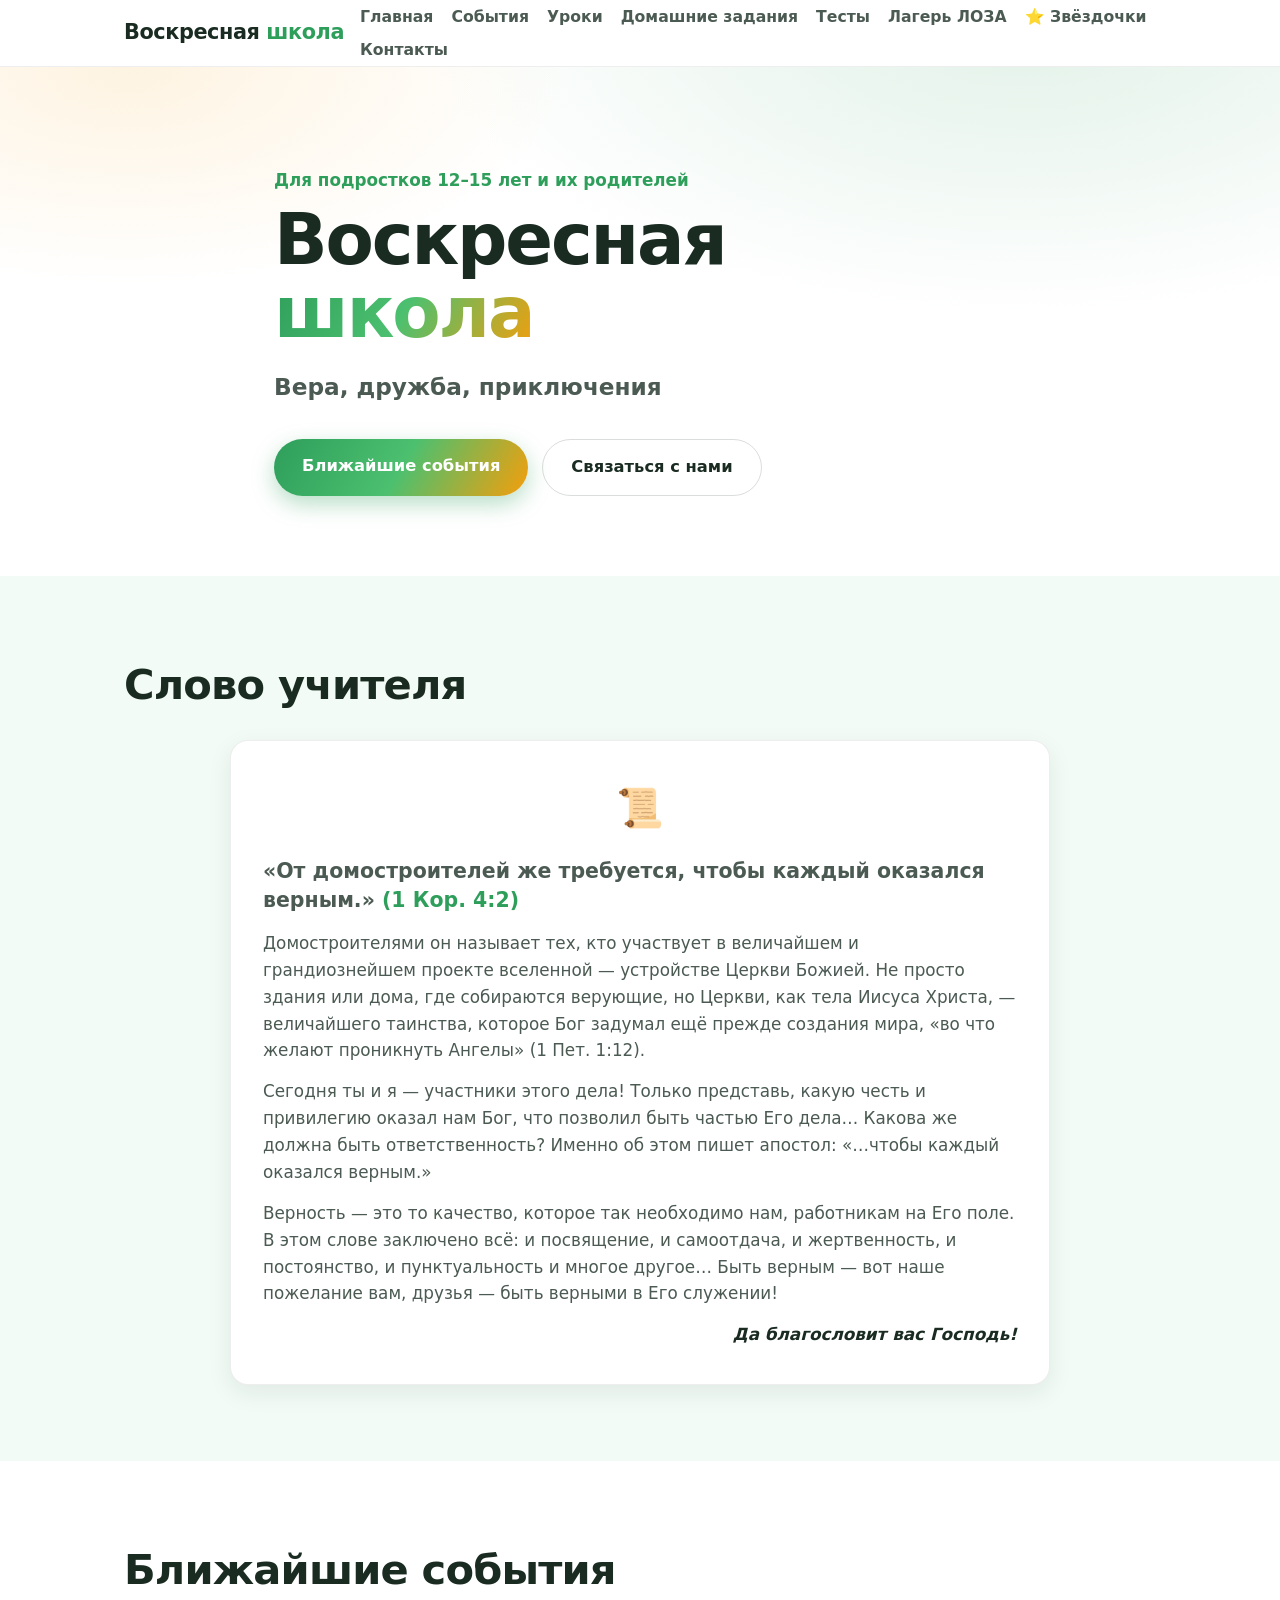
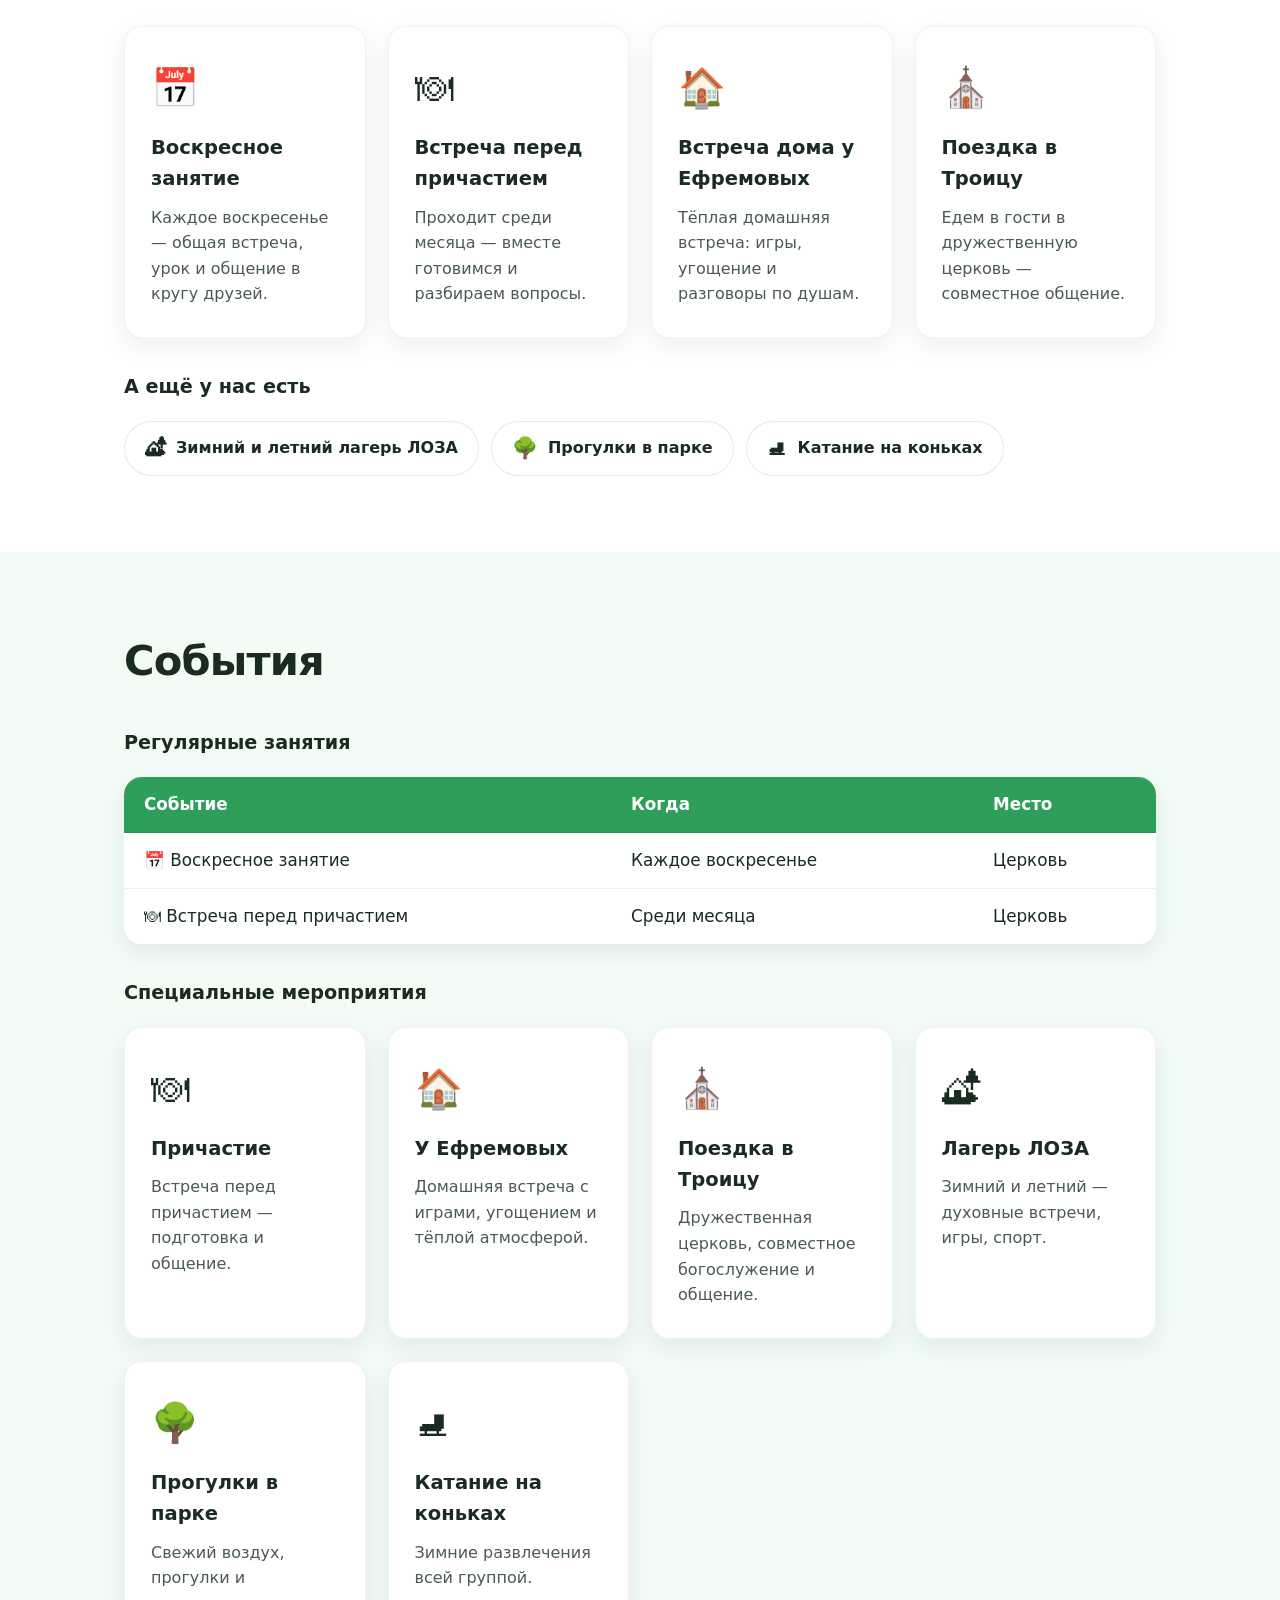
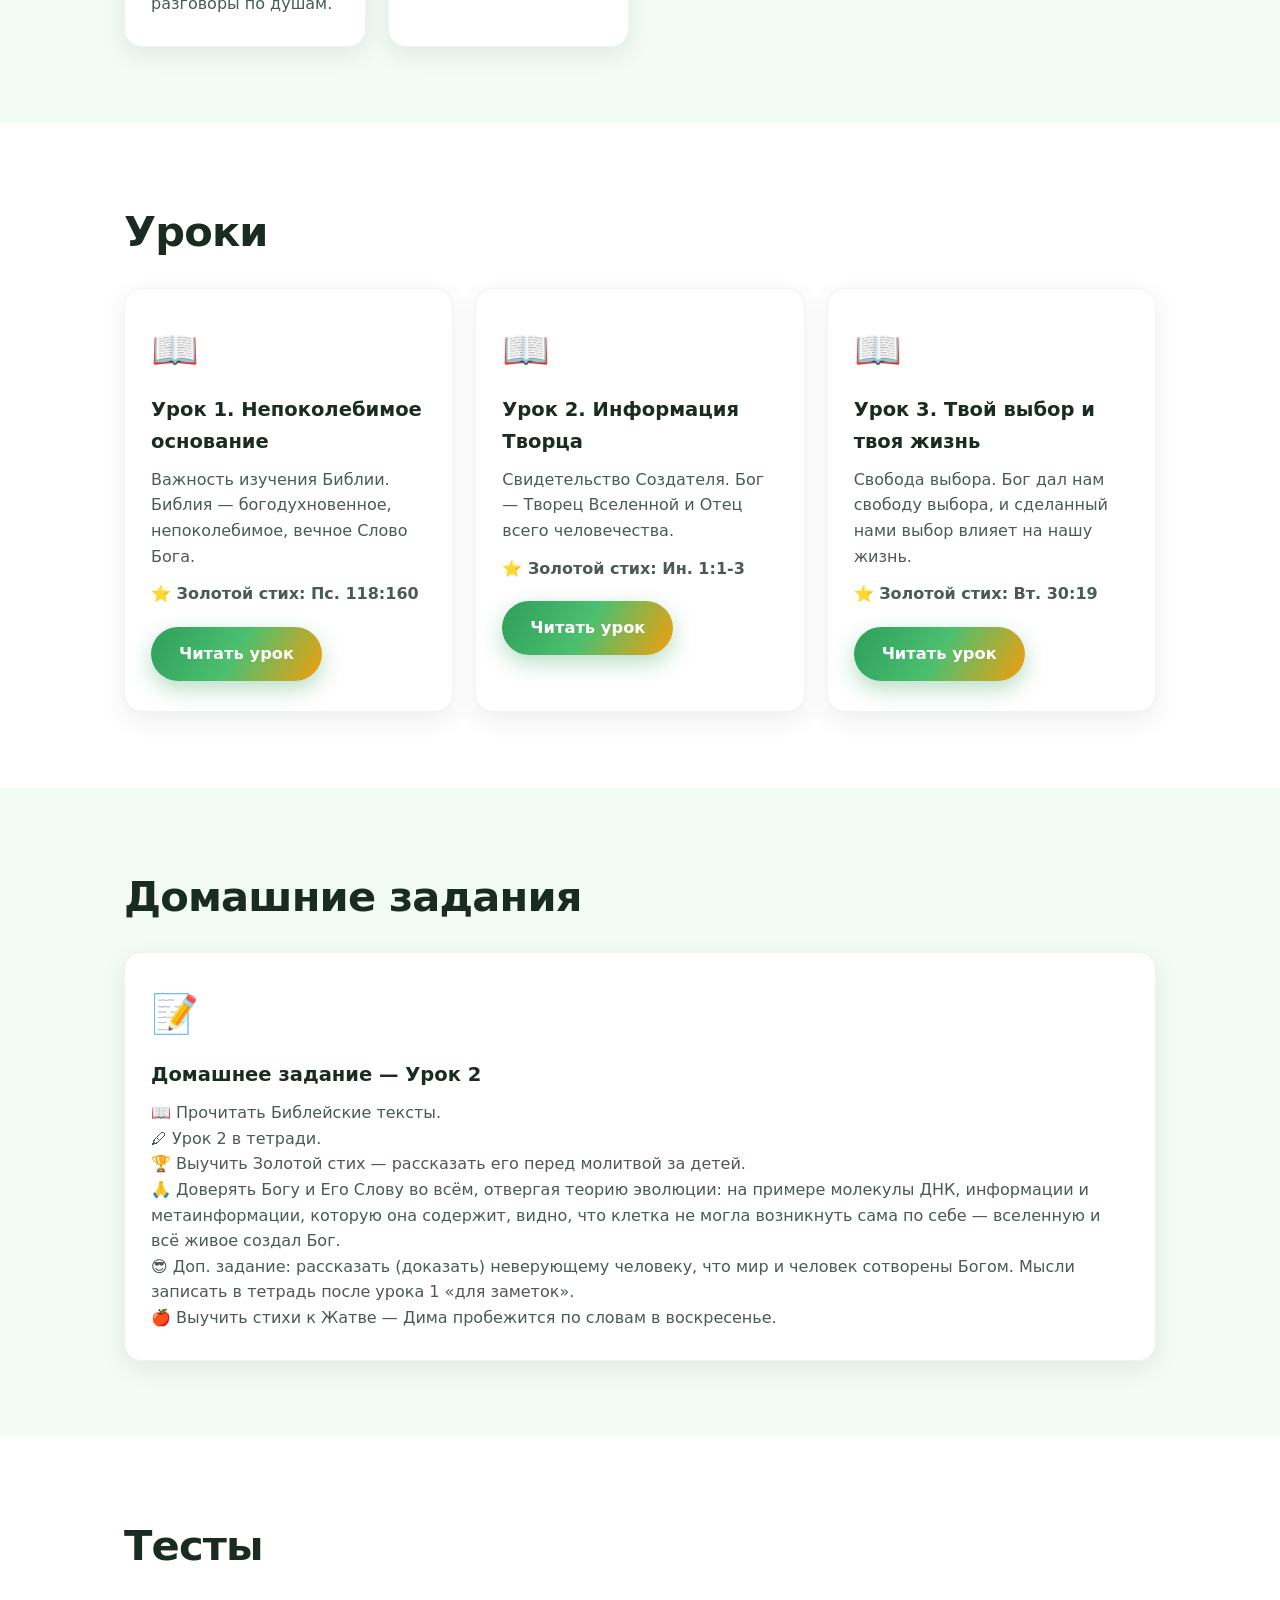
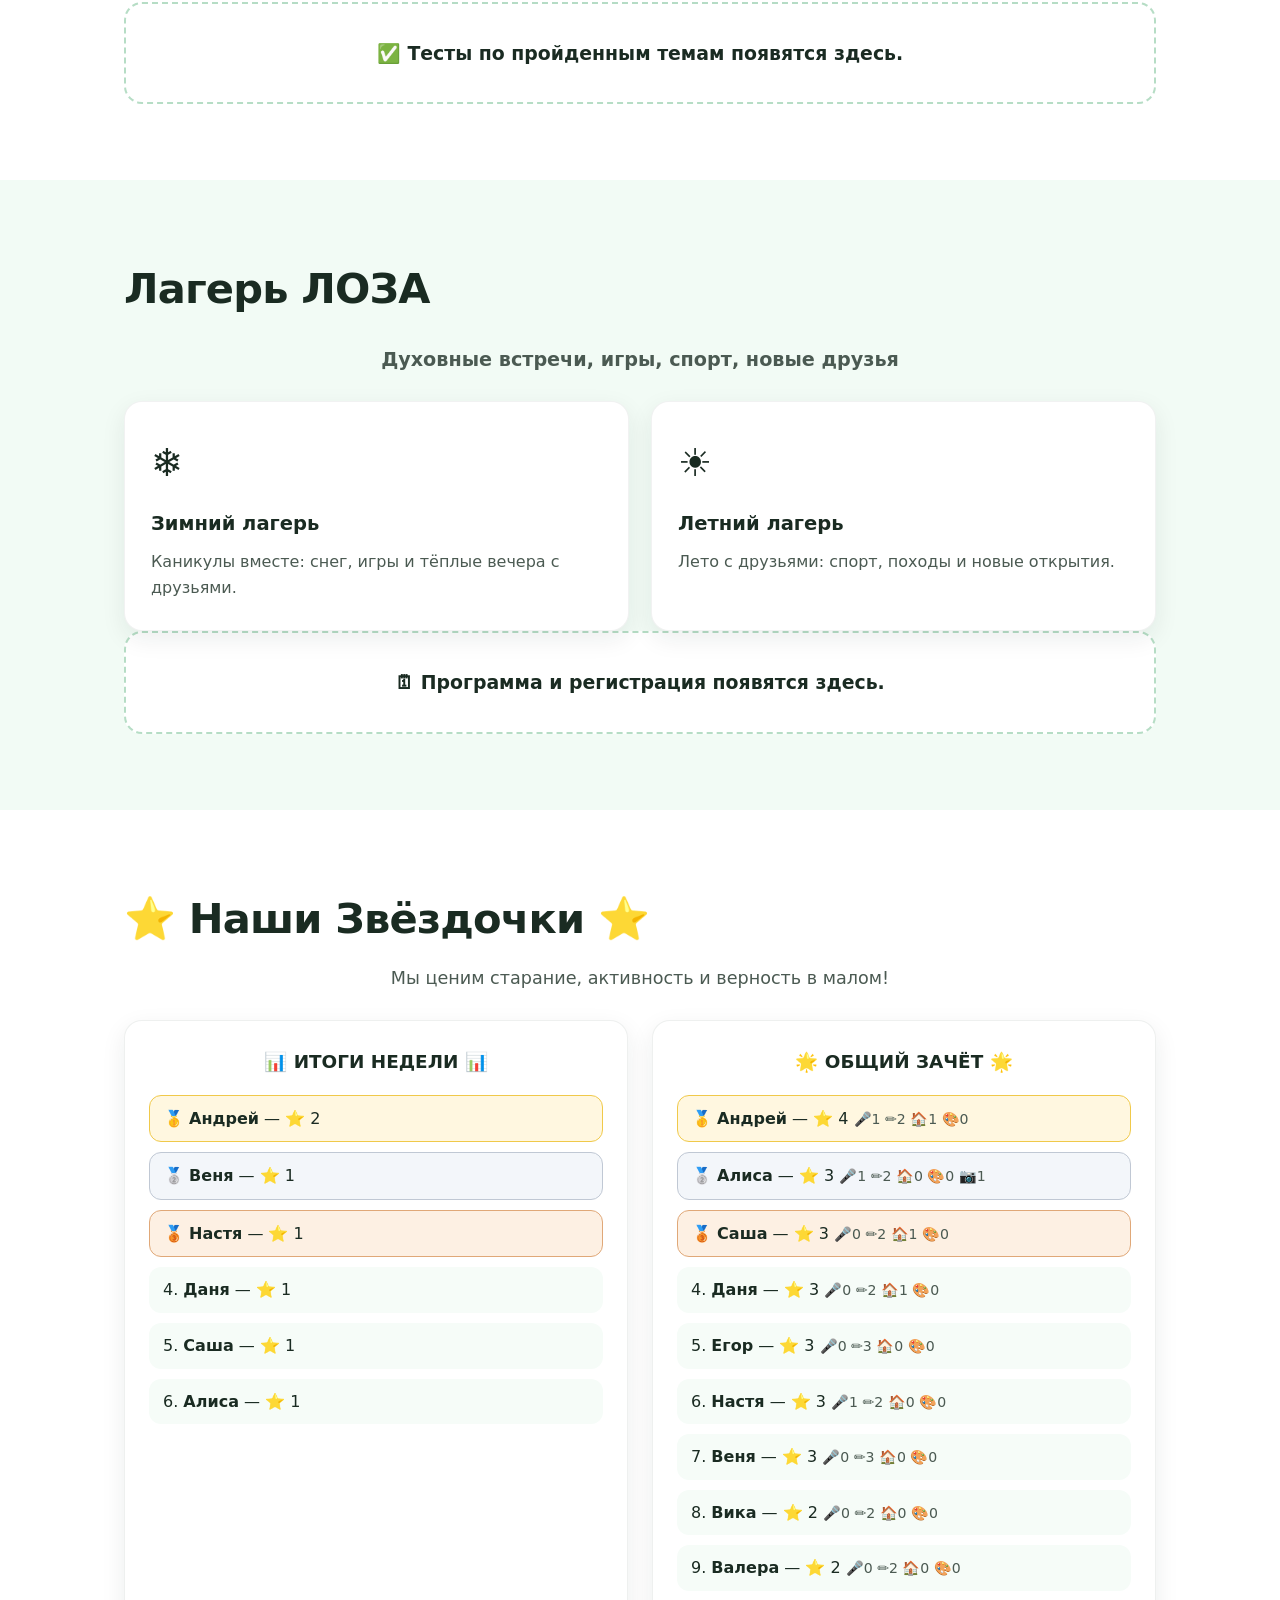
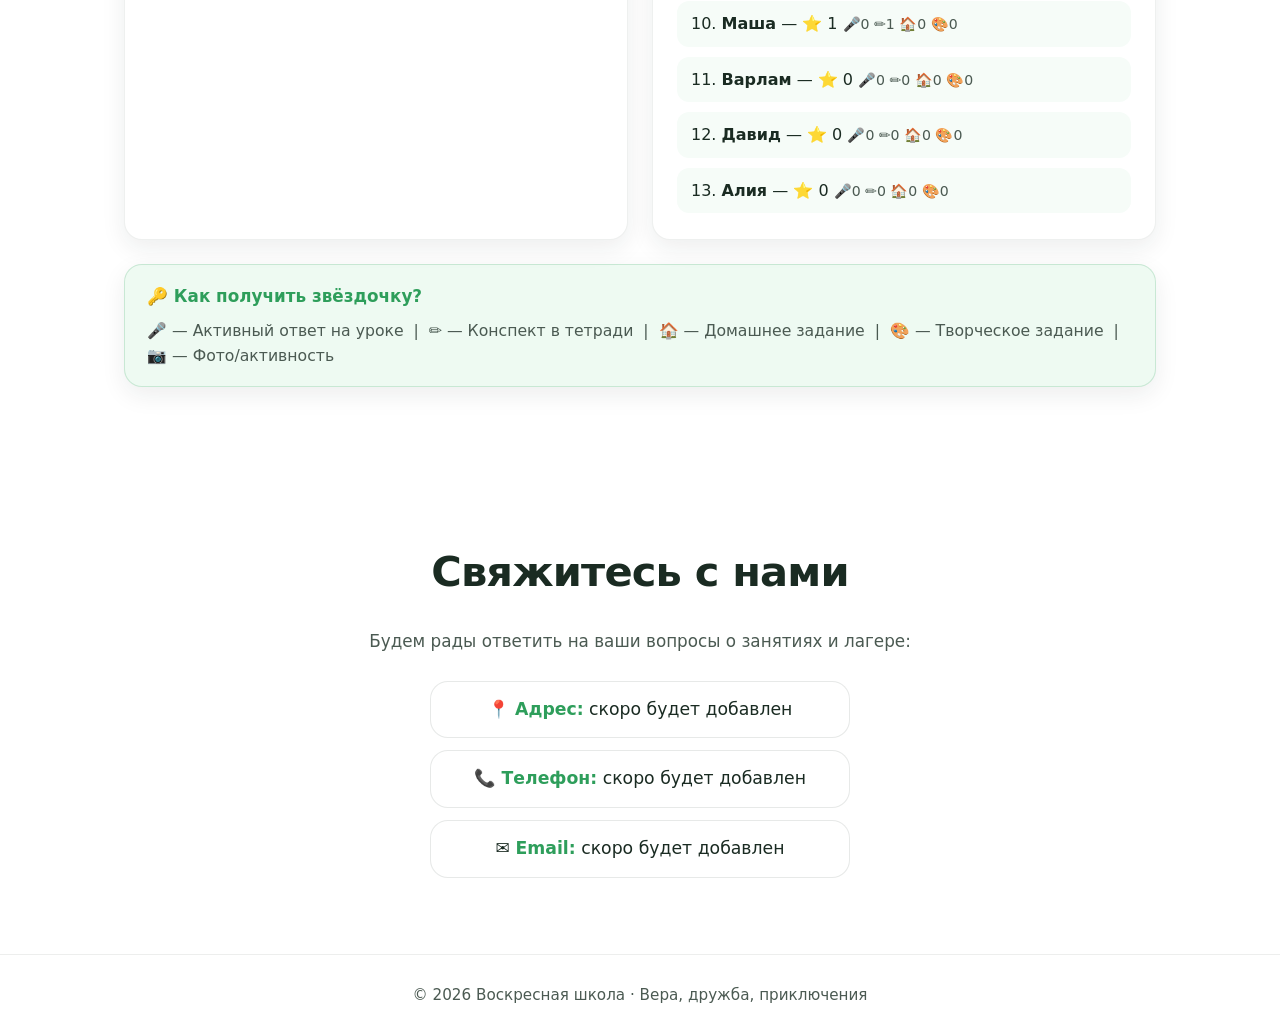
<file: index.html>
<!DOCTYPE html>
<html lang="ru">
<head>
  <meta charset="UTF-8" />
  <meta name="viewport" content="width=device-width, initial-scale=1.0" />
  <title>Воскресная школа — Вера, дружба, приключения</title>
  <meta name="description" content="Воскресная школа для подростков 12–15 лет: уроки, события, лагерь ЛОЗА." />
  <link rel="stylesheet" href="style.css" />
</head>
<body>
  <header class="site-header">
    <nav class="nav container">
      <a href="#home" class="logo">Воскресная<span> школа</span></a>
      <div class="nav-links">
        <a href="#home">Главная</a>
        <a href="#events">События</a>
        <a href="#lessons">Уроки</a>
        <a href="#homework">Домашние задания</a>
        <a href="#tests">Тесты</a>
        <a href="#camp">Лагерь ЛОЗА</a>
        <a href="#stars">⭐️ Звёздочки</a>
        <a href="#contact">Контакты</a>
      </div>
    </nav>
  </header>

  <section id="home" class="hero">
    <div class="container hero-inner">
      <p class="hero-kicker">Для подростков 12–15 лет и их родителей</p>
      <h1>Воскресная <span class="accent">школа</span></h1>
      <p class="subtitle">Вера, дружба, приключения</p>
      <div class="hero-actions">
        <a href="#events" class="btn btn-primary">Ближайшие события</a>
        <a href="#contact" class="btn btn-ghost">Связаться с нами</a>
      </div>
    </div>
  </section>

  <section id="teacher" class="section section-alt">
    <div class="container">
      <h2 class="section-title">Слово учителя</h2>
      <blockquote class="teacher-quote">
        <div class="card-icon">📜</div>
        <p class="quote-verse">«От домостроителей же требуется, чтобы каждый оказался верным.» <span class="quote-ref">(1 Кор. 4:2)</span></p>
        <p>Домостроителями он называет тех, кто участвует в величайшем и грандиознейшем проекте вселенной — устройстве Церкви Божией. Не просто здания или дома, где собираются верующие, но Церкви, как тела Иисуса Христа, — величайшего таинства, которое Бог задумал ещё прежде создания мира, «во что желают проникнуть Ангелы» (1 Пет. 1:12).</p>
        <p>Сегодня ты и я — участники этого дела! Только представь, какую честь и привилегию оказал нам Бог, что позволил быть частью Его дела… Какова же должна быть ответственность? Именно об этом пишет апостол: «…чтобы каждый оказался верным.»</p>
        <p>Верность — это то качество, которое так необходимо нам, работникам на Его поле. В этом слове заключено всё: и посвящение, и самоотдача, и жертвенность, и постоянство, и пунктуальность и многое другое… Быть верным — вот наше пожелание вам, друзья — быть верными в Его служении!</p>
        <p class="quote-sign">Да благословит вас Господь!</p>
      </blockquote>
    </div>
  </section>

  <section class="section">
    <div class="container">
      <h2 class="section-title">Ближайшие события</h2>
      <div class="cards">
        <article class="card">
          <div class="card-icon">📅</div>
          <h3>Воскресное занятие</h3>
          <p>Каждое воскресенье — общая встреча, урок и общение в кругу друзей.</p>
        </article>
        <article class="card">
          <div class="card-icon">🍽</div>
          <h3>Встреча перед причастием</h3>
          <p>Проходит среди месяца — вместе готовимся и разбираем вопросы.</p>
        </article>
        <article class="card">
          <div class="card-icon">🏠</div>
          <h3>Встреча дома у Ефремовых</h3>
          <p>Тёплая домашняя встреча: игры, угощение и разговоры по душам.</p>
        </article>
        <article class="card">
          <div class="card-icon">⛪️</div>
          <h3>Поездка в Троицу</h3>
          <p>Едем в гости в дружественную церковь — совместное общение.</p>
        </article>
      </div>

      <h3 class="mini-title">А ещё у нас есть</h3>
      <div class="activities">
        <div class="activity"><span>🏕</span> Зимний и летний лагерь ЛОЗА</div>
        <div class="activity"><span>🌳</span> Прогулки в парке</div>
        <div class="activity"><span>⛸</span> Катание на коньках</div>
      </div>
    </div>
  </section>

  <section id="events" class="section section-alt">
    <div class="container">
      <h2 class="section-title">События</h2>

      <h3 class="mini-title">Регулярные занятия</h3>
      <div class="table-wrap">
        <table class="schedule">
          <thead>
            <tr><th>Событие</th><th>Когда</th><th>Место</th></tr>
          </thead>
          <tbody>
            <tr><td>📅 Воскресное занятие</td><td>Каждое воскресенье</td><td>Церковь</td></tr>
            <tr><td>🍽 Встреча перед причастием</td><td>Среди месяца</td><td>Церковь</td></tr>
          </tbody>
        </table>
      </div>

      <h3 class="mini-title">Специальные мероприятия</h3>
      <div class="cards">
        <article class="card">
          <div class="card-icon">🍽</div>
          <h3>Причастие</h3>
          <p>Встреча перед причастием — подготовка и общение.</p>
        </article>
        <article class="card">
          <div class="card-icon">🏠</div>
          <h3>У Ефремовых</h3>
          <p>Домашняя встреча с играми, угощением и тёплой атмосферой.</p>
        </article>
        <article class="card">
          <div class="card-icon">⛪️</div>
          <h3>Поездка в Троицу</h3>
          <p>Дружественная церковь, совместное богослужение и общение.</p>
        </article>
        <article class="card">
          <div class="card-icon">🏕</div>
          <h3>Лагерь ЛОЗА</h3>
          <p>Зимний и летний — духовные встречи, игры, спорт.</p>
        </article>
        <article class="card">
          <div class="card-icon">🌳</div>
          <h3>Прогулки в парке</h3>
          <p>Свежий воздух, прогулки и разговоры по душам.</p>
        </article>
        <article class="card">
          <div class="card-icon">⛸</div>
          <h3>Катание на коньках</h3>
          <p>Зимние развлечения всей группой.</p>
        </article>
      </div>
    </div>
  </section>

  <section id="lessons" class="section">
    <div class="container">
      <h2 class="section-title">Уроки</h2>
      <div class="cards">
        <article class="card lesson-card">
          <div class="card-icon">📖</div>
          <h3>Урок 1. Непоколебимое основание</h3>
          <p>Важность изучения Библии. Библия — богодухновенное, непоколебимое, вечное Слово Бога.</p>
          <p class="lesson-verse">⭐ Золотой стих: Пс. 118:160</p>
          <a href="lesson-1.html" class="btn btn-primary">Читать урок</a>
        </article>
        <article class="card lesson-card">
          <div class="card-icon">📖</div>
          <h3>Урок 2. Информация Творца</h3>
          <p>Свидетельство Создателя. Бог — Творец Вселенной и Отец всего человечества.</p>
          <p class="lesson-verse">⭐ Золотой стих: Ин. 1:1-3</p>
          <a href="lesson-2.html" class="btn btn-primary">Читать урок</a>
        </article>
        <article class="card lesson-card">
          <div class="card-icon">📖</div>
          <h3>Урок 3. Твой выбор и твоя жизнь</h3>
          <p>Свобода выбора. Бог дал нам свободу выбора, и сделанный нами выбор влияет на нашу жизнь.</p>
          <p class="lesson-verse">⭐ Золотой стих: Вт. 30:19</p>
          <a href="lesson-3.html" class="btn btn-primary">Читать урок</a>
        </article>
      </div>
    </div>
  </section>

  <section id="homework" class="section section-alt">
    <div class="container">
      <h2 class="section-title">Домашние задания</h2>
      <div class="cards">
        <article class="card">
          <div class="card-icon">📝</div>
          <h3>Домашнее задание — Урок 2</h3>
          <p>
            📖 Прочитать Библейские тексты.<br>
            🖊 Урок 2 в тетради.<br>
            🏆 Выучить Золотой стих — рассказать его перед молитвой за детей.<br>
            🙏 Доверять Богу и Его Слову во всём, отвергая теорию эволюции: на примере молекулы ДНК, информации и метаинформации, которую она содержит, видно, что клетка не могла возникнуть сама по себе — вселенную и всё живое создал Бог.<br>
            😎 Доп. задание: рассказать (доказать) неверующему человеку, что мир и человек сотворены Богом. Мысли записать в тетрадь после урока 1 «для заметок».<br>
            🍎 Выучить стихи к Жатве — Дима пробежится по словам в воскресенье.
          </p>
        </article>
      </div>
    </div>
  </section>

  <section id="tests" class="section">
    <div class="container">
      <h2 class="section-title">Тесты</h2>
      <p class="placeholder">✅ Тесты по пройденным темам появятся здесь.</p>
    </div>
  </section>

  <section id="camp" class="section section-alt">
    <div class="container">
      <h2 class="section-title">Лагерь ЛОЗА</h2>
      <p class="camp-desc">Духовные встречи, игры, спорт, новые друзья</p>
      <div class="cards">
        <article class="card">
          <div class="card-icon">❄️</div>
          <h3>Зимний лагерь</h3>
          <p>Каникулы вместе: снег, игры и тёплые вечера с друзьями.</p>
        </article>
        <article class="card">
          <div class="card-icon">☀️</div>
          <h3>Летний лагерь</h3>
          <p>Лето с друзьями: спорт, походы и новые открытия.</p>
        </article>
      </div>
      <p class="placeholder">🗓 Программа и регистрация появятся здесь.</p>
    </div>
  </section>

  <section id="stars" class="section stars-section">
    <div class="container">
      <h2 class="section-title">⭐️ Наши Звёздочки ⭐️</h2>
      <p class="section-subtitle">Мы ценим старание, активность и верность в малом!</p>

      <div class="leaderboard-container">
        <!-- Блок 1: Итоги недели -->
        <div class="leaderboard-card weekly">
          <h3>📊 ИТОГИ НЕДЕЛИ 📊</h3>
          <div class="top-list">
            <div class="rank gold">🥇 <strong>Андрей</strong> — ⭐️ 2</div>
            <div class="rank silver">🥈 <strong>Веня</strong> — ⭐️ 1</div>
            <div class="rank bronze">🥉 <strong>Настя</strong> — ⭐️ 1</div>
            <div class="rank">4. <strong>Даня</strong> — ⭐️ 1</div>
            <div class="rank">5. <strong>Саша</strong> — ⭐️ 1</div>
            <div class="rank">6. <strong>Алиса</strong> — ⭐️ 1</div>
          </div>
        </div>

        <!-- Блок 2: Общий зачёт -->
        <div class="leaderboard-card overall">
          <h3>🌟 ОБЩИЙ ЗАЧЁТ 🌟</h3>
          <div class="stars-list">
            <div class="star-row gold">🥇 <strong>Андрей</strong> — ⭐️ 4 <span class="breakdown">🎤1 ✏️2 🏠1 🎨0</span></div>
            <div class="star-row silver">🥈 <strong>Алиса</strong> — ⭐️ 3 <span class="breakdown">🎤1 ✏️2 🏠0 🎨0 📷1</span></div>
            <div class="star-row bronze">🥉 <strong>Саша</strong> — ⭐️ 3 <span class="breakdown">🎤0 ✏️2 🏠1 🎨0</span></div>
            <div class="star-row">4. <strong>Даня</strong> — ⭐️ 3 <span class="breakdown">🎤0 ✏️2 🏠1 🎨0</span></div>
            <div class="star-row">5. <strong>Егор</strong> — ⭐️ 3 <span class="breakdown">🎤0 ✏️3 🏠0 🎨0</span></div>
            <div class="star-row">6. <strong>Настя</strong> — ⭐️ 3 <span class="breakdown">🎤1 ✏️2 🏠0 🎨0</span></div>
            <div class="star-row">7. <strong>Веня</strong> — ⭐️ 3 <span class="breakdown">🎤0 ✏️3 🏠0 🎨0</span></div>
            <div class="star-row">8. <strong>Вика</strong> — ⭐️ 2 <span class="breakdown">🎤0 ✏️2 🏠0 🎨0</span></div>
            <div class="star-row">9. <strong>Валера</strong> — ⭐️ 2 <span class="breakdown">🎤0 ✏️2 🏠0 🎨0</span></div>
            <div class="star-row">10. <strong>Маша</strong> — ⭐️ 1 <span class="breakdown">🎤0 ✏️1 🏠0 🎨0</span></div>
            <div class="star-row">11. <strong>Варлам</strong> — ⭐️ 0 <span class="breakdown">🎤0 ✏️0 🏠0 🎨0</span></div>
            <div class="star-row">12. <strong>Давид</strong> — ⭐️ 0 <span class="breakdown">🎤0 ✏️0 🏠0 🎨0</span></div>
            <div class="star-row">13. <strong>Алия</strong> — ⭐️ 0 <span class="breakdown">🎤0 ✏️0 🏠0 🎨0</span></div>
          </div>
        </div>
      </div>

      <!-- Легенда -->
      <div class="legend-card">
        <h4>🔑 Как получить звёздочку?</h4>
        <p>🎤 — Активный ответ на уроке &nbsp;|&nbsp; ✏️ — Конспект в тетради &nbsp;|&nbsp; 🏠 — Домашнее задание &nbsp;|&nbsp; 🎨 — Творческое задание &nbsp;|&nbsp; 📷 — Фото/активность</p>
      </div>
    </div>
  </section>

  <section id="contact" class="section">
    <div class="container contact-inner">
      <h2 class="section-title">Свяжитесь с нами</h2>
      <p class="contact-text">Будем рады ответить на ваши вопросы о занятиях и лагере:</p>
      <div class="contact-links">
        <div class="contact-item">📍 <strong>Адрес:</strong> скоро будет добавлен</div>
        <div class="contact-item">📞 <strong>Телефон:</strong> скоро будет добавлен</div>
        <div class="contact-item">✉️ <strong>Email:</strong> скоро будет добавлен</div>
      </div>
    </div>
  </section>

  <footer class="site-footer">
    <div class="container">
      <p>© 2026 Воскресная школа · Вера, дружба, приключения</p>
    </div>
  </footer>
</body>
</html>
</file>
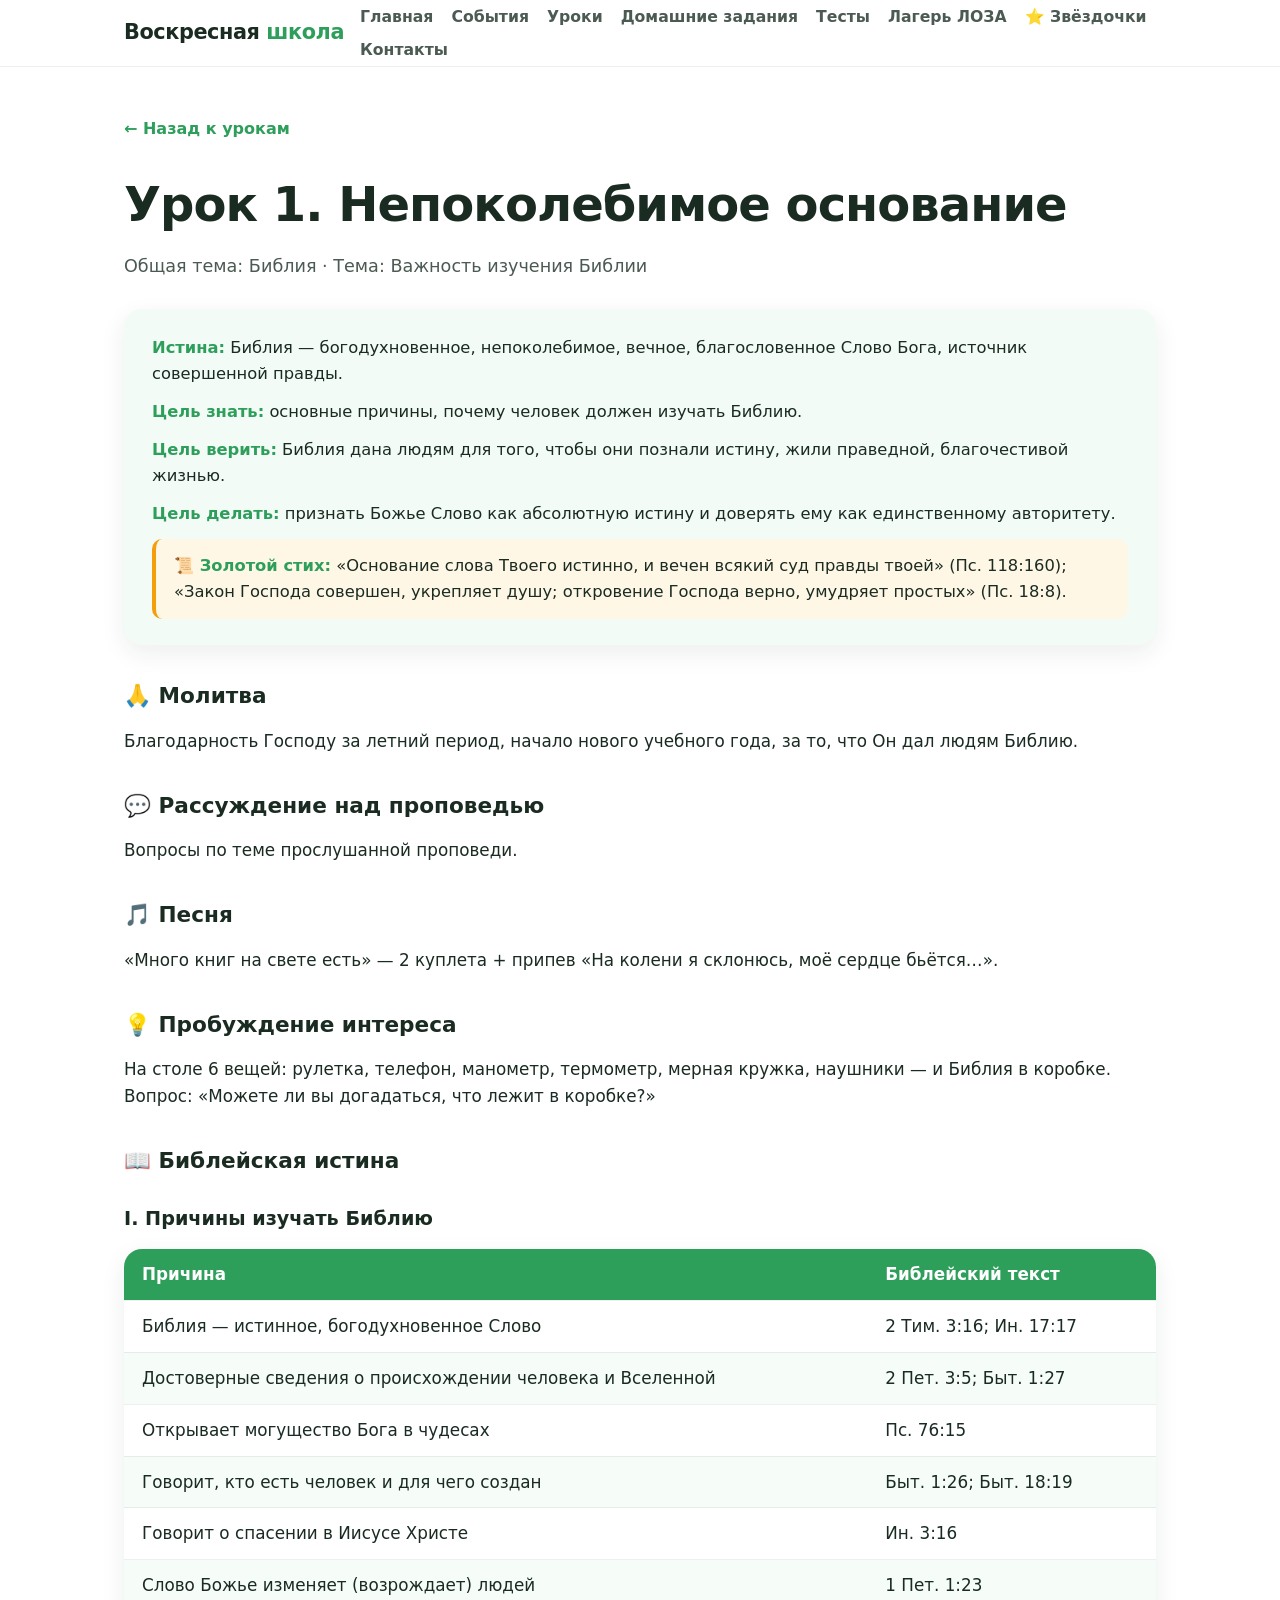
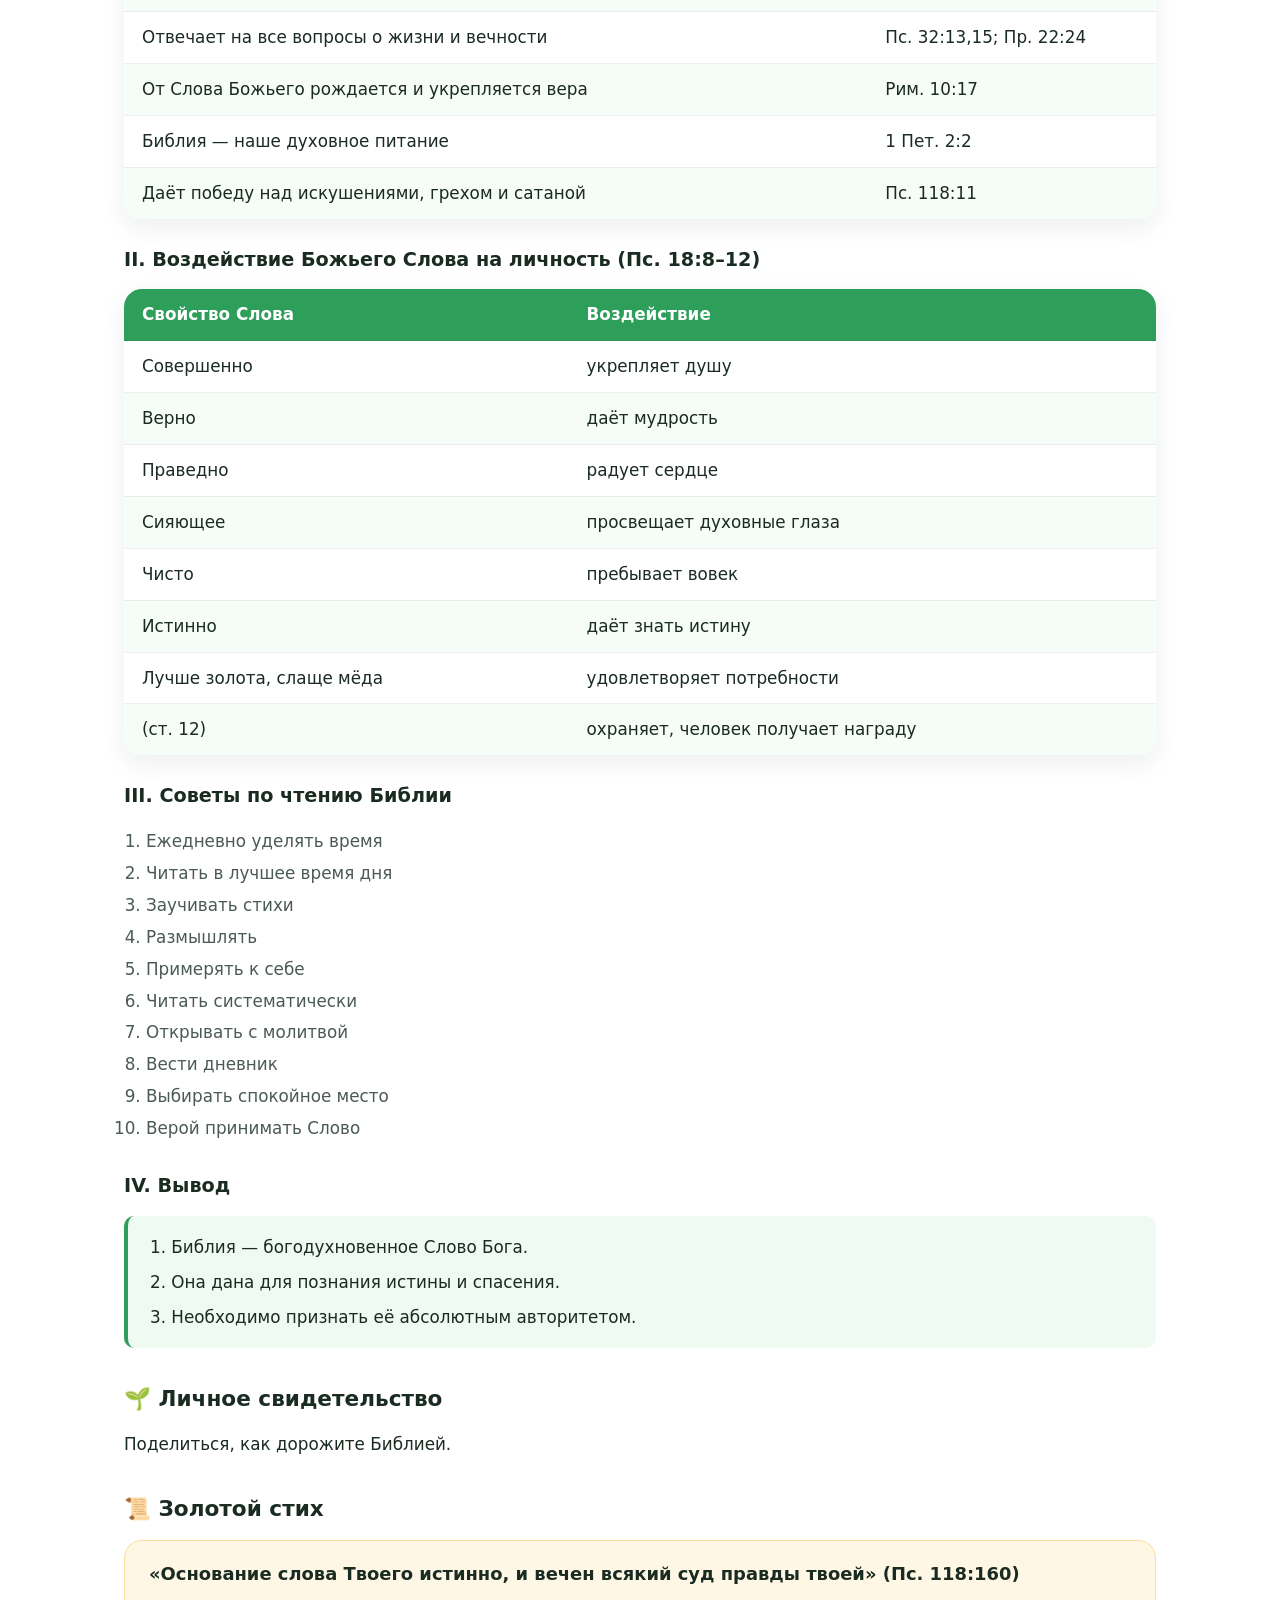
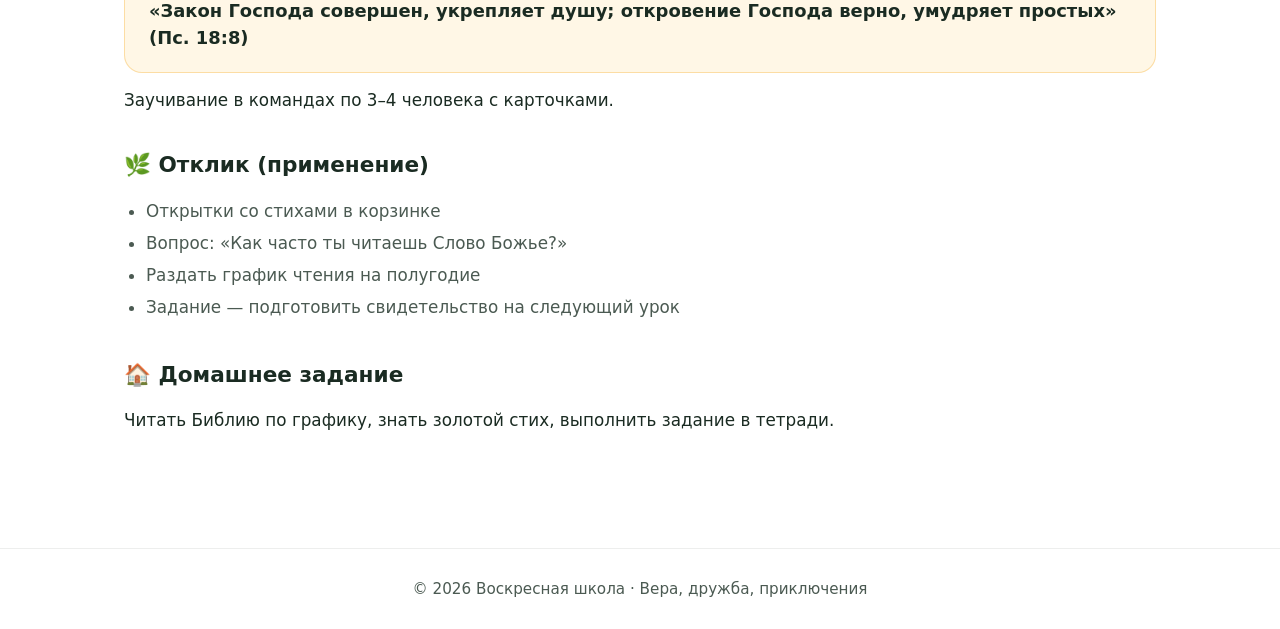
<file: lesson-1.html>
<!DOCTYPE html>
<html lang="ru">
<head>
  <meta charset="UTF-8" />
  <meta name="viewport" content="width=device-width, initial-scale=1.0" />
  <title>Урок 1. Непоколебимое основание — Воскресная школа</title>
  <meta name="description" content="Урок 1 воскресной школы: важность изучения Библии. Библия — богодухновенное, непоколебимое, вечное Слово Бога." />
  <link rel="stylesheet" href="style.css" />
</head>
<body>
  <header class="site-header">
    <nav class="nav container">
      <a href="index.html" class="logo">Воскресная<span> школа</span></a>
      <div class="nav-links">
        <a href="index.html">Главная</a>
        <a href="index.html#events">События</a>
        <a href="index.html#lessons">Уроки</a>
        <a href="index.html#homework">Домашние задания</a>
        <a href="index.html#tests">Тесты</a>
        <a href="index.html#camp">Лагерь ЛОЗА</a>
        <a href="index.html#stars">⭐️ Звёздочки</a>
        <a href="index.html#contact">Контакты</a>
      </div>
    </nav>
  </header>

  <main class="lesson-page">
    <div class="container">
      <a href="index.html#lessons" class="back-link">← Назад к урокам</a>

      <header class="lesson-hero">
        <h1>Урок 1. Непоколебимое основание</h1>
        <p class="lesson-topic">Общая тема: Библия · Тема: Важность изучения Библии</p>
      </header>

      <section class="passport">
        <div class="passport-item"><strong>Истина:</strong> Библия — богодухновенное, непоколебимое, вечное, благословенное Слово Бога, источник совершенной правды.</div>
        <div class="passport-item"><strong>Цель знать:</strong> основные причины, почему человек должен изучать Библию.</div>
        <div class="passport-item"><strong>Цель верить:</strong> Библия дана людям для того, чтобы они познали истину, жили праведной, благочестивой жизнью.</div>
        <div class="passport-item"><strong>Цель делать:</strong> признать Божье Слово как абсолютную истину и доверять ему как единственному авторитету.</div>
        <div class="passport-item golden"><strong>📜 Золотой стих:</strong> «Основание слова Твоего истинно, и вечен всякий суд правды твоей» (Пс. 118:160); «Закон Господа совершен, укрепляет душу; откровение Господа верно, умудряет простых» (Пс. 18:8).</div>
      </section>

      <div class="lesson-block">
        <h2 class="block-title">🙏 Молитва</h2>
        <p>Благодарность Господу за летний период, начало нового учебного года, за то, что Он дал людям Библию.</p>
      </div>

      <div class="lesson-block">
        <h2 class="block-title">💬 Рассуждение над проповедью</h2>
        <p>Вопросы по теме прослушанной проповеди.</p>
      </div>

      <div class="lesson-block">
        <h2 class="block-title">🎵 Песня</h2>
        <p>«Много книг на свете есть» — 2 куплета + припев «На колени я склонюсь, моё сердце бьётся…».</p>
      </div>

      <div class="lesson-block">
        <h2 class="block-title">💡 Пробуждение интереса</h2>
        <p>На столе 6 вещей: рулетка, телефон, манометр, термометр, мерная кружка, наушники — и Библия в коробке. Вопрос: «Можете ли вы догадаться, что лежит в коробке?»</p>
      </div>

      <div class="lesson-block">
        <h2 class="block-title">📖 Библейская истина</h2>

        <h3 class="part">I. Причины изучать Библию</h3>
        <div class="table-wrap">
          <table class="lesson-table">
            <thead>
              <tr><th>Причина</th><th>Библейский текст</th></tr>
            </thead>
            <tbody>
              <tr><td>Библия — истинное, богодухновенное Слово</td><td>2 Тим. 3:16; Ин. 17:17</td></tr>
              <tr><td>Достоверные сведения о происхождении человека и Вселенной</td><td>2 Пет. 3:5; Быт. 1:27</td></tr>
              <tr><td>Открывает могущество Бога в чудесах</td><td>Пс. 76:15</td></tr>
              <tr><td>Говорит, кто есть человек и для чего создан</td><td>Быт. 1:26; Быт. 18:19</td></tr>
              <tr><td>Говорит о спасении в Иисусе Христе</td><td>Ин. 3:16</td></tr>
              <tr><td>Слово Божье изменяет (возрождает) людей</td><td>1 Пет. 1:23</td></tr>
              <tr><td>Отвечает на все вопросы о жизни и вечности</td><td>Пс. 32:13,15; Пр. 22:24</td></tr>
              <tr><td>От Слова Божьего рождается и укрепляется вера</td><td>Рим. 10:17</td></tr>
              <tr><td>Библия — наше духовное питание</td><td>1 Пет. 2:2</td></tr>
              <tr><td>Даёт победу над искушениями, грехом и сатаной</td><td>Пс. 118:11</td></tr>
            </tbody>
          </table>
        </div>

        <h3 class="part">II. Воздействие Божьего Слова на личность (Пс. 18:8–12)</h3>
        <div class="table-wrap">
          <table class="lesson-table">
            <thead>
              <tr><th>Свойство Слова</th><th>Воздействие</th></tr>
            </thead>
            <tbody>
              <tr><td>Совершенно</td><td>укрепляет душу</td></tr>
              <tr><td>Верно</td><td>даёт мудрость</td></tr>
              <tr><td>Праведно</td><td>радует сердце</td></tr>
              <tr><td>Сияющее</td><td>просвещает духовные глаза</td></tr>
              <tr><td>Чисто</td><td>пребывает вовек</td></tr>
              <tr><td>Истинно</td><td>даёт знать истину</td></tr>
              <tr><td>Лучше золота, слаще мёда</td><td>удовлетворяет потребности</td></tr>
              <tr><td>(ст. 12)</td><td>охраняет, человек получает награду</td></tr>
            </tbody>
          </table>
        </div>

        <h3 class="part">III. Советы по чтению Библии</h3>
        <ol>
          <li>Ежедневно уделять время</li>
          <li>Читать в лучшее время дня</li>
          <li>Заучивать стихи</li>
          <li>Размышлять</li>
          <li>Примерять к себе</li>
          <li>Читать систематически</li>
          <li>Открывать с молитвой</li>
          <li>Вести дневник</li>
          <li>Выбирать спокойное место</li>
          <li>Верой принимать Слово</li>
        </ol>

        <h3 class="part">IV. Вывод</h3>
        <div class="conclusion">
          <p>1. Библия — богодухновенное Слово Бога.</p>
          <p>2. Она дана для познания истины и спасения.</p>
          <p>3. Необходимо признать её абсолютным авторитетом.</p>
        </div>
      </div>

      <div class="lesson-block">
        <h2 class="block-title">🌱 Личное свидетельство</h2>
        <p>Поделиться, как дорожите Библией.</p>
      </div>

      <div class="lesson-block">
        <h2 class="block-title">📜 Золотой стих</h2>
        <div class="golden-verse">
          <p>«Основание слова Твоего истинно, и вечен всякий суд правды твоей» (Пс. 118:160)</p>
          <p>«Закон Господа совершен, укрепляет душу; откровение Господа верно, умудряет простых» (Пс. 18:8)</p>
        </div>
        <p>Заучивание в командах по 3–4 человека с карточками.</p>
      </div>

      <div class="lesson-block">
        <h2 class="block-title">🌿 Отклик (применение)</h2>
        <ul>
          <li>Открытки со стихами в корзинке</li>
          <li>Вопрос: «Как часто ты читаешь Слово Божье?»</li>
          <li>Раздать график чтения на полугодие</li>
          <li>Задание — подготовить свидетельство на следующий урок</li>
        </ul>
      </div>

      <div class="lesson-block">
        <h2 class="block-title">🏠 Домашнее задание</h2>
        <p>Читать Библию по графику, знать золотой стих, выполнить задание в тетради.</p>
      </div>
    </div>
  </main>

  <footer class="site-footer">
    <div class="container">
      <p>© 2026 Воскресная школа · Вера, дружба, приключения</p>
    </div>
  </footer>
</body>
</html>
</file>
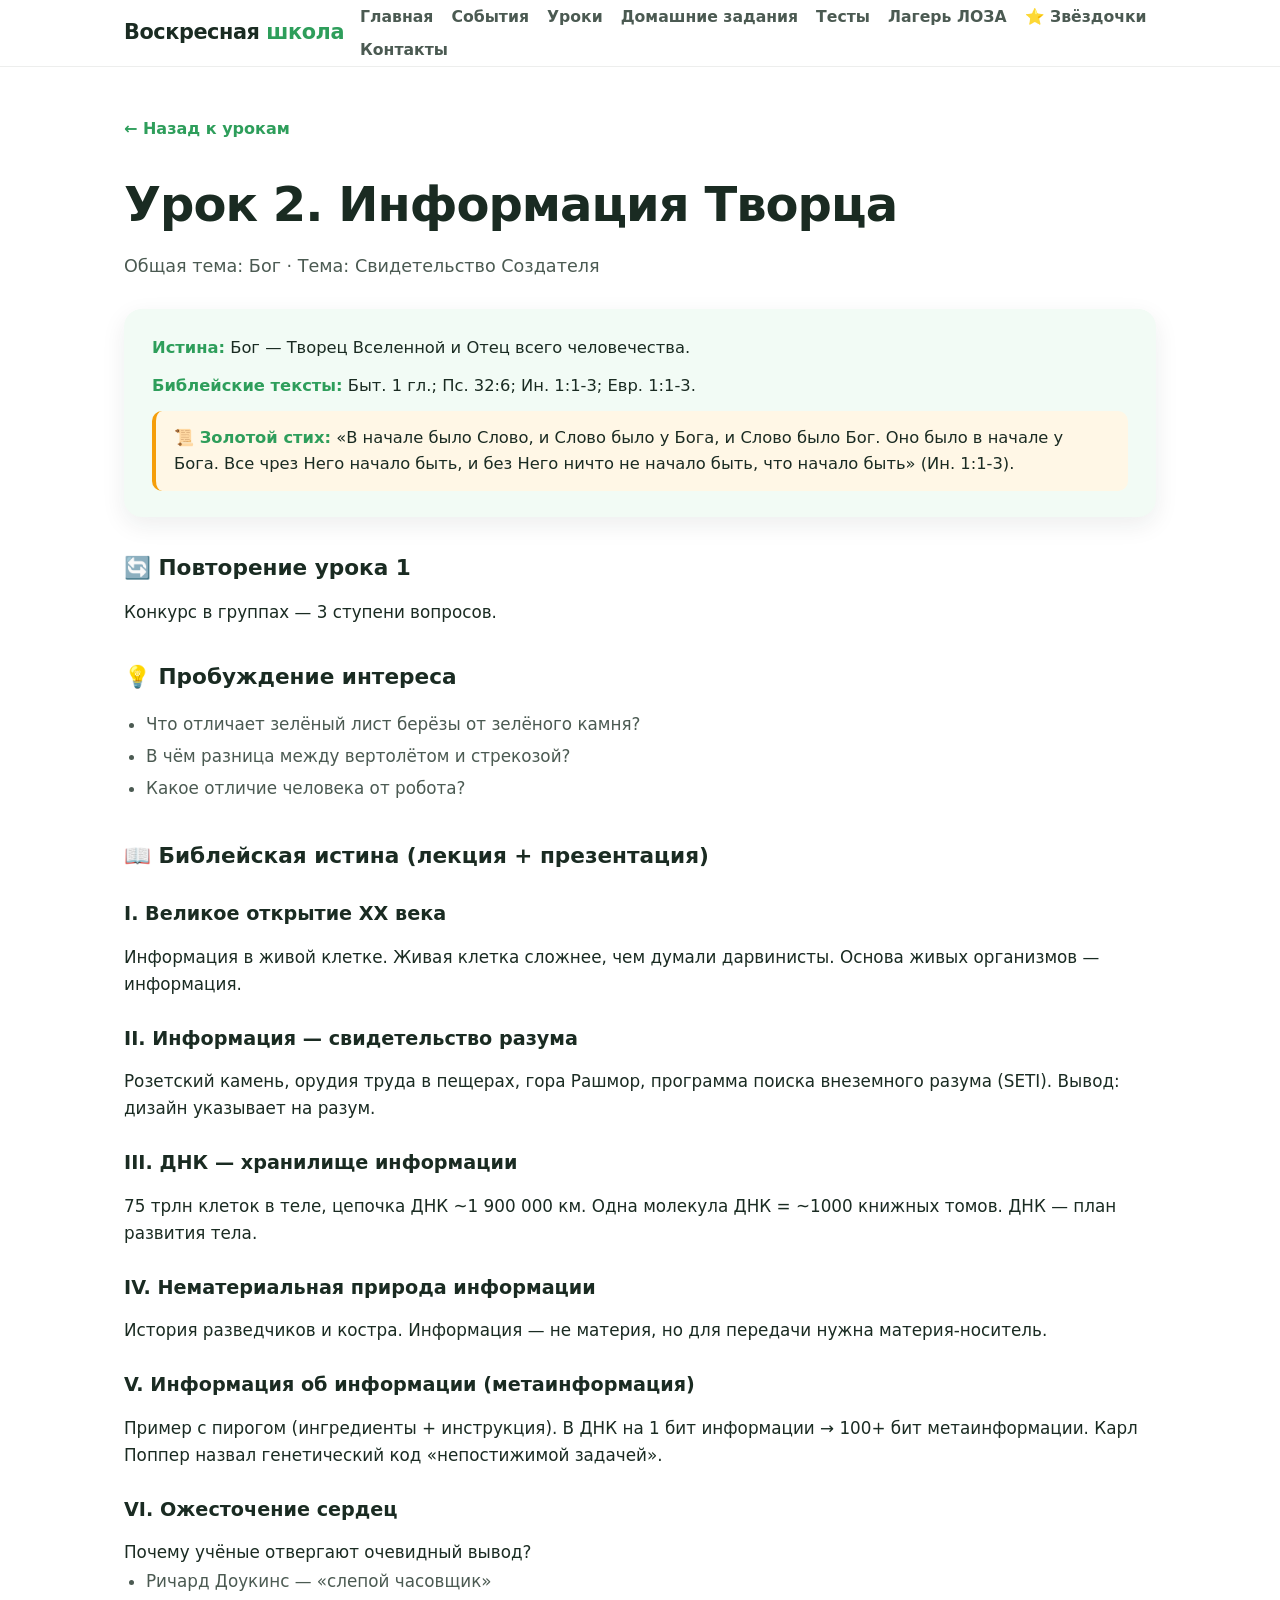
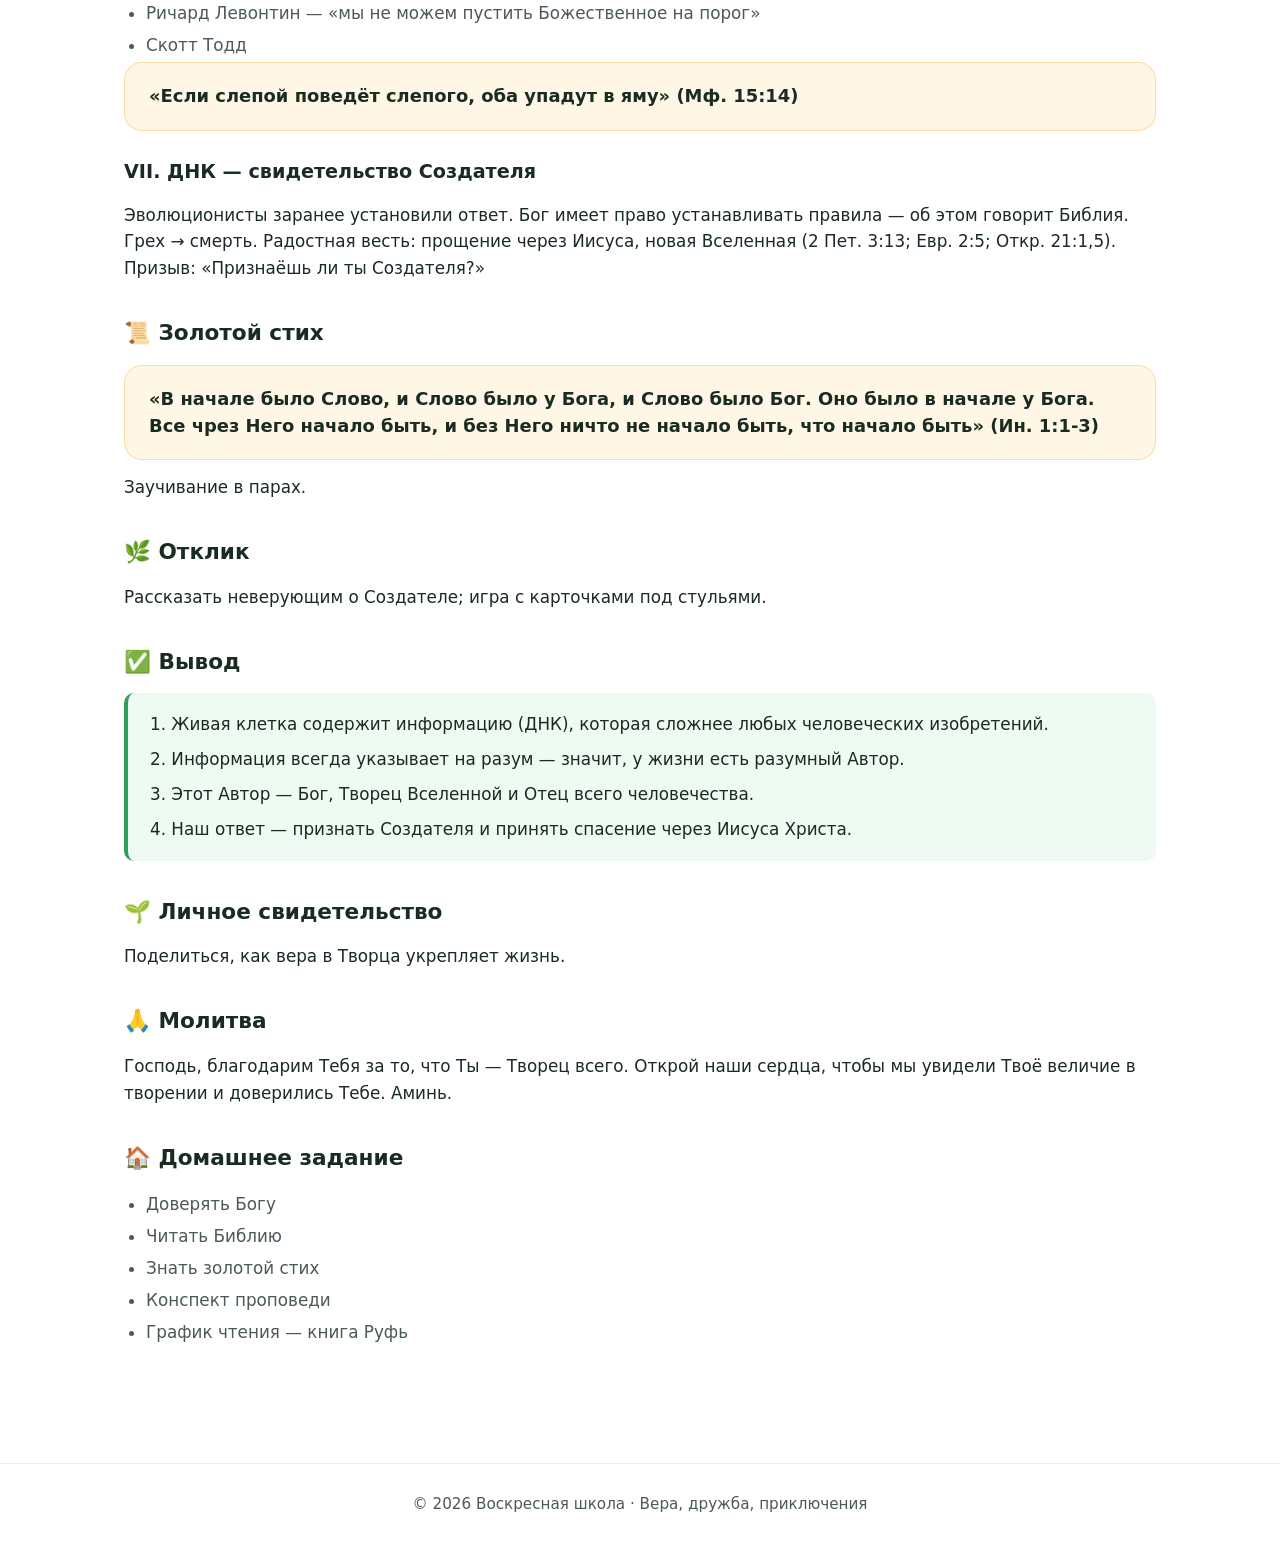
<file: lesson-2.html>
<!DOCTYPE html>
<html lang="ru">
<head>
  <meta charset="UTF-8" />
  <meta name="viewport" content="width=device-width, initial-scale=1.0" />
  <title>Урок 2. Информация Творца — Воскресная школа</title>
  <meta name="description" content="Урок 2 воскресной школы: свидетельство Создателя. Бог — Творец Вселенной и Отец всего человечества." />
  <link rel="stylesheet" href="style.css" />
</head>
<body>
  <header class="site-header">
    <nav class="nav container">
      <a href="index.html" class="logo">Воскресная<span> школа</span></a>
      <div class="nav-links">
        <a href="index.html">Главная</a>
        <a href="index.html#events">События</a>
        <a href="index.html#lessons">Уроки</a>
        <a href="index.html#homework">Домашние задания</a>
        <a href="index.html#tests">Тесты</a>
        <a href="index.html#camp">Лагерь ЛОЗА</a>
        <a href="index.html#stars">⭐️ Звёздочки</a>
        <a href="index.html#contact">Контакты</a>
      </div>
    </nav>
  </header>

  <main class="lesson-page">
    <div class="container">
      <a href="index.html#lessons" class="back-link">← Назад к урокам</a>

      <header class="lesson-hero">
        <h1>Урок 2. Информация Творца</h1>
        <p class="lesson-topic">Общая тема: Бог · Тема: Свидетельство Создателя</p>
      </header>

      <section class="passport">
        <div class="passport-item"><strong>Истина:</strong> Бог — Творец Вселенной и Отец всего человечества.</div>
        <div class="passport-item"><strong>Библейские тексты:</strong> Быт. 1 гл.; Пс. 32:6; Ин. 1:1-3; Евр. 1:1-3.</div>
        <div class="passport-item golden"><strong>📜 Золотой стих:</strong> «В начале было Слово, и Слово было у Бога, и Слово было Бог. Оно было в начале у Бога. Все чрез Него начало быть, и без Него ничто не начало быть, что начало быть» (Ин. 1:1-3).</div>
      </section>

      <div class="lesson-block">
        <h2 class="block-title">🔄 Повторение урока 1</h2>
        <p>Конкурс в группах — 3 ступени вопросов.</p>
      </div>

      <div class="lesson-block">
        <h2 class="block-title">💡 Пробуждение интереса</h2>
        <ul>
          <li>Что отличает зелёный лист берёзы от зелёного камня?</li>
          <li>В чём разница между вертолётом и стрекозой?</li>
          <li>Какое отличие человека от робота?</li>
        </ul>
      </div>

      <div class="lesson-block">
        <h2 class="block-title">📖 Библейская истина (лекция + презентация)</h2>

        <h3 class="part">I. Великое открытие XX века</h3>
        <p>Информация в живой клетке. Живая клетка сложнее, чем думали дарвинисты. Основа живых организмов — информация.</p>

        <h3 class="part">II. Информация — свидетельство разума</h3>
        <p>Розетский камень, орудия труда в пещерах, гора Рашмор, программа поиска внеземного разума (SETI). Вывод: дизайн указывает на разум.</p>

        <h3 class="part">III. ДНК — хранилище информации</h3>
        <p>75 трлн клеток в теле, цепочка ДНК ~1 900 000 км. Одна молекула ДНК = ~1000 книжных томов. ДНК — план развития тела.</p>

        <h3 class="part">IV. Нематериальная природа информации</h3>
        <p>История разведчиков и костра. Информация — не материя, но для передачи нужна материя-носитель.</p>

        <h3 class="part">V. Информация об информации (метаинформация)</h3>
        <p>Пример с пирогом (ингредиенты + инструкция). В ДНК на 1 бит информации → 100+ бит метаинформации. Карл Поппер назвал генетический код «непостижимой задачей».</p>

        <h3 class="part">VI. Ожесточение сердец</h3>
        <p>Почему учёные отвергают очевидный вывод?</p>
        <ul>
          <li>Ричард Доукинс — «слепой часовщик»</li>
          <li>Ричард Левонтин — «мы не можем пустить Божественное на порог»</li>
          <li>Скотт Тодд</li>
        </ul>
        <div class="golden-verse">
          <p>«Если слепой поведёт слепого, оба упадут в яму» (Мф. 15:14)</p>
        </div>

        <h3 class="part">VII. ДНК — свидетельство Создателя</h3>
        <p>Эволюционисты заранее установили ответ. Бог имеет право устанавливать правила — об этом говорит Библия. Грех → смерть. Радостная весть: прощение через Иисуса, новая Вселенная (2 Пет. 3:13; Евр. 2:5; Откр. 21:1,5). Призыв: «Признаёшь ли ты Создателя?»</p>
      </div>

      <div class="lesson-block">
        <h2 class="block-title">📜 Золотой стих</h2>
        <div class="golden-verse">
          <p>«В начале было Слово, и Слово было у Бога, и Слово было Бог. Оно было в начале у Бога. Все чрез Него начало быть, и без Него ничто не начало быть, что начало быть» (Ин. 1:1-3)</p>
        </div>
        <p>Заучивание в парах.</p>
      </div>

      <div class="lesson-block">
        <h2 class="block-title">🌿 Отклик</h2>
        <p>Рассказать неверующим о Создателе; игра с карточками под стульями.</p>
      </div>

      <div class="lesson-block">
        <h2 class="block-title">✅ Вывод</h2>
        <div class="conclusion">
          <p>1. Живая клетка содержит информацию (ДНК), которая сложнее любых человеческих изобретений.</p>
          <p>2. Информация всегда указывает на разум — значит, у жизни есть разумный Автор.</p>
          <p>3. Этот Автор — Бог, Творец Вселенной и Отец всего человечества.</p>
          <p>4. Наш ответ — признать Создателя и принять спасение через Иисуса Христа.</p>
        </div>
      </div>

      <div class="lesson-block">
        <h2 class="block-title">🌱 Личное свидетельство</h2>
        <p>Поделиться, как вера в Творца укрепляет жизнь.</p>
      </div>

      <div class="lesson-block">
        <h2 class="block-title">🙏 Молитва</h2>
        <p>Господь, благодарим Тебя за то, что Ты — Творец всего. Открой наши сердца, чтобы мы увидели Твоё величие в творении и доверились Тебе. Аминь.</p>
      </div>

      <div class="lesson-block">
        <h2 class="block-title">🏠 Домашнее задание</h2>
        <ul>
          <li>Доверять Богу</li>
          <li>Читать Библию</li>
          <li>Знать золотой стих</li>
          <li>Конспект проповеди</li>
          <li>График чтения — книга Руфь</li>
        </ul>
      </div>
    </div>
  </main>

  <footer class="site-footer">
    <div class="container">
      <p>© 2026 Воскресная школа · Вера, дружба, приключения</p>
    </div>
  </footer>
</body>
</html>
</file>
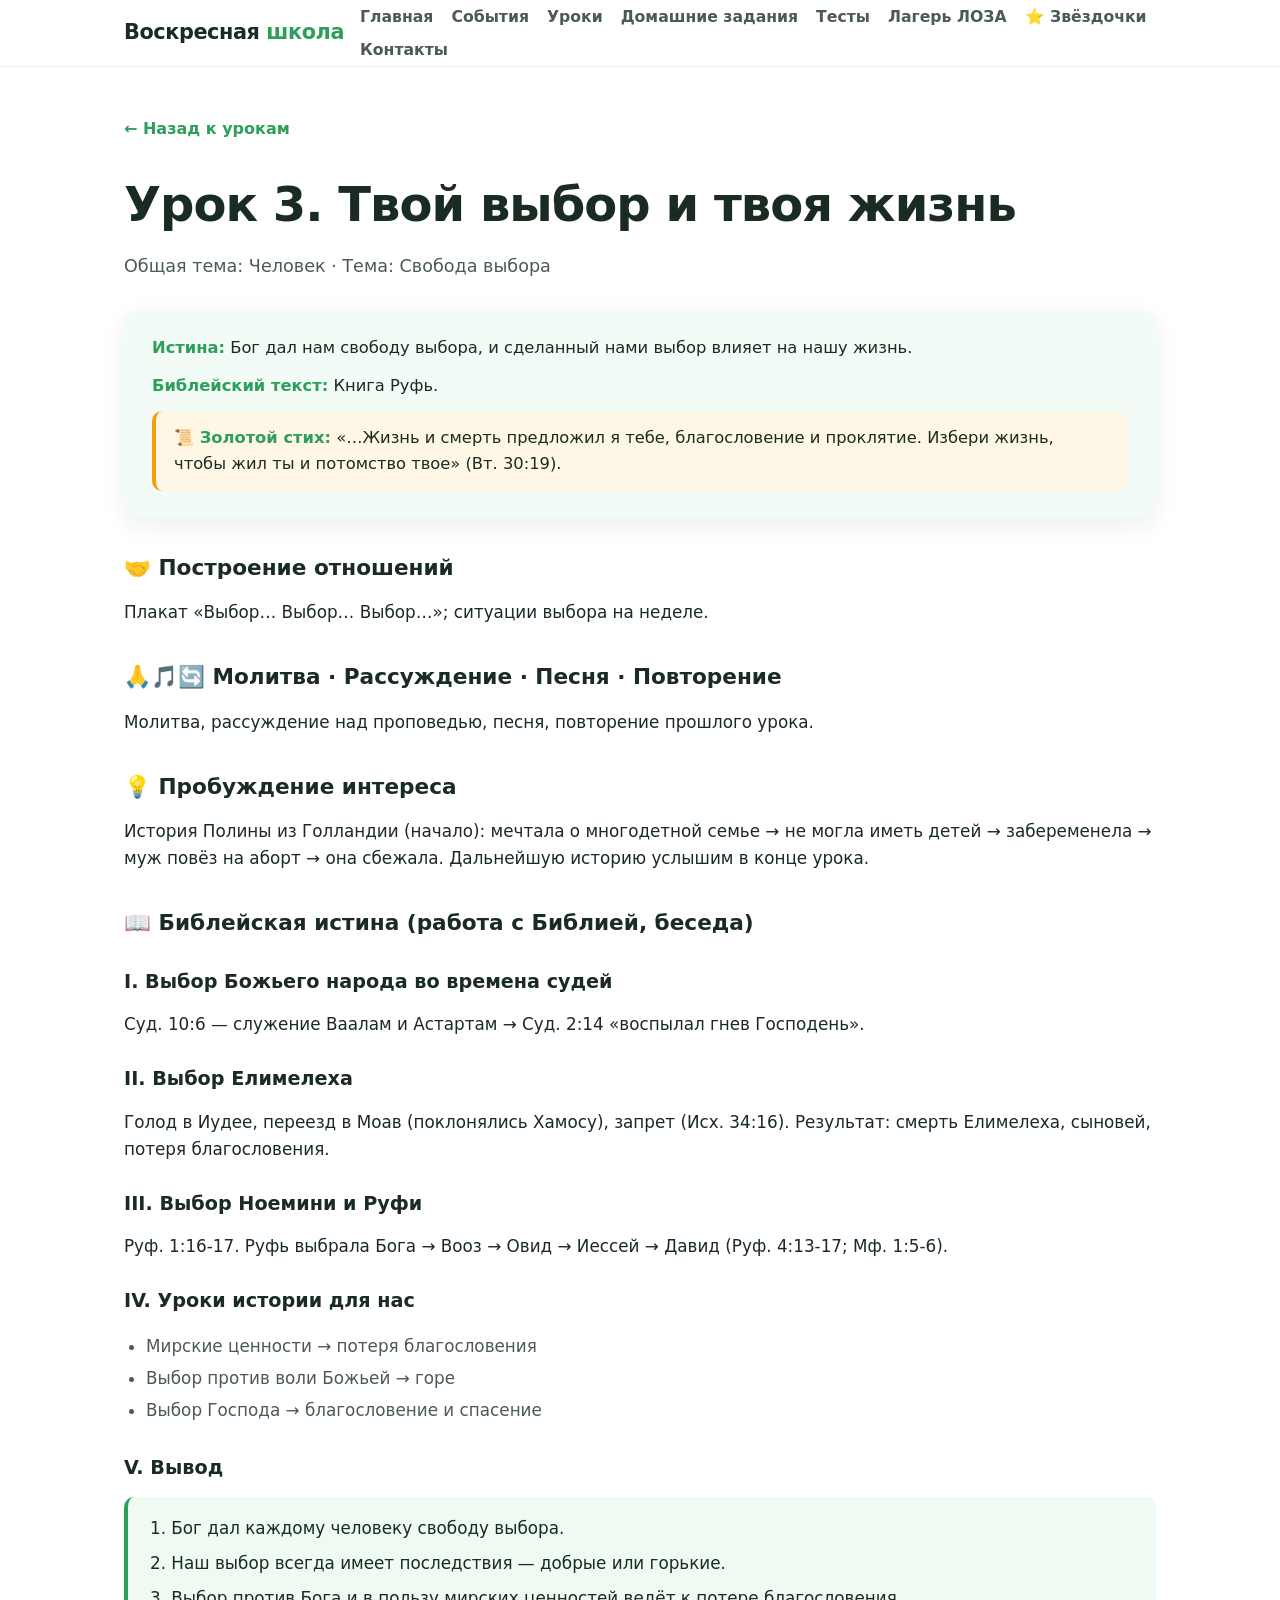
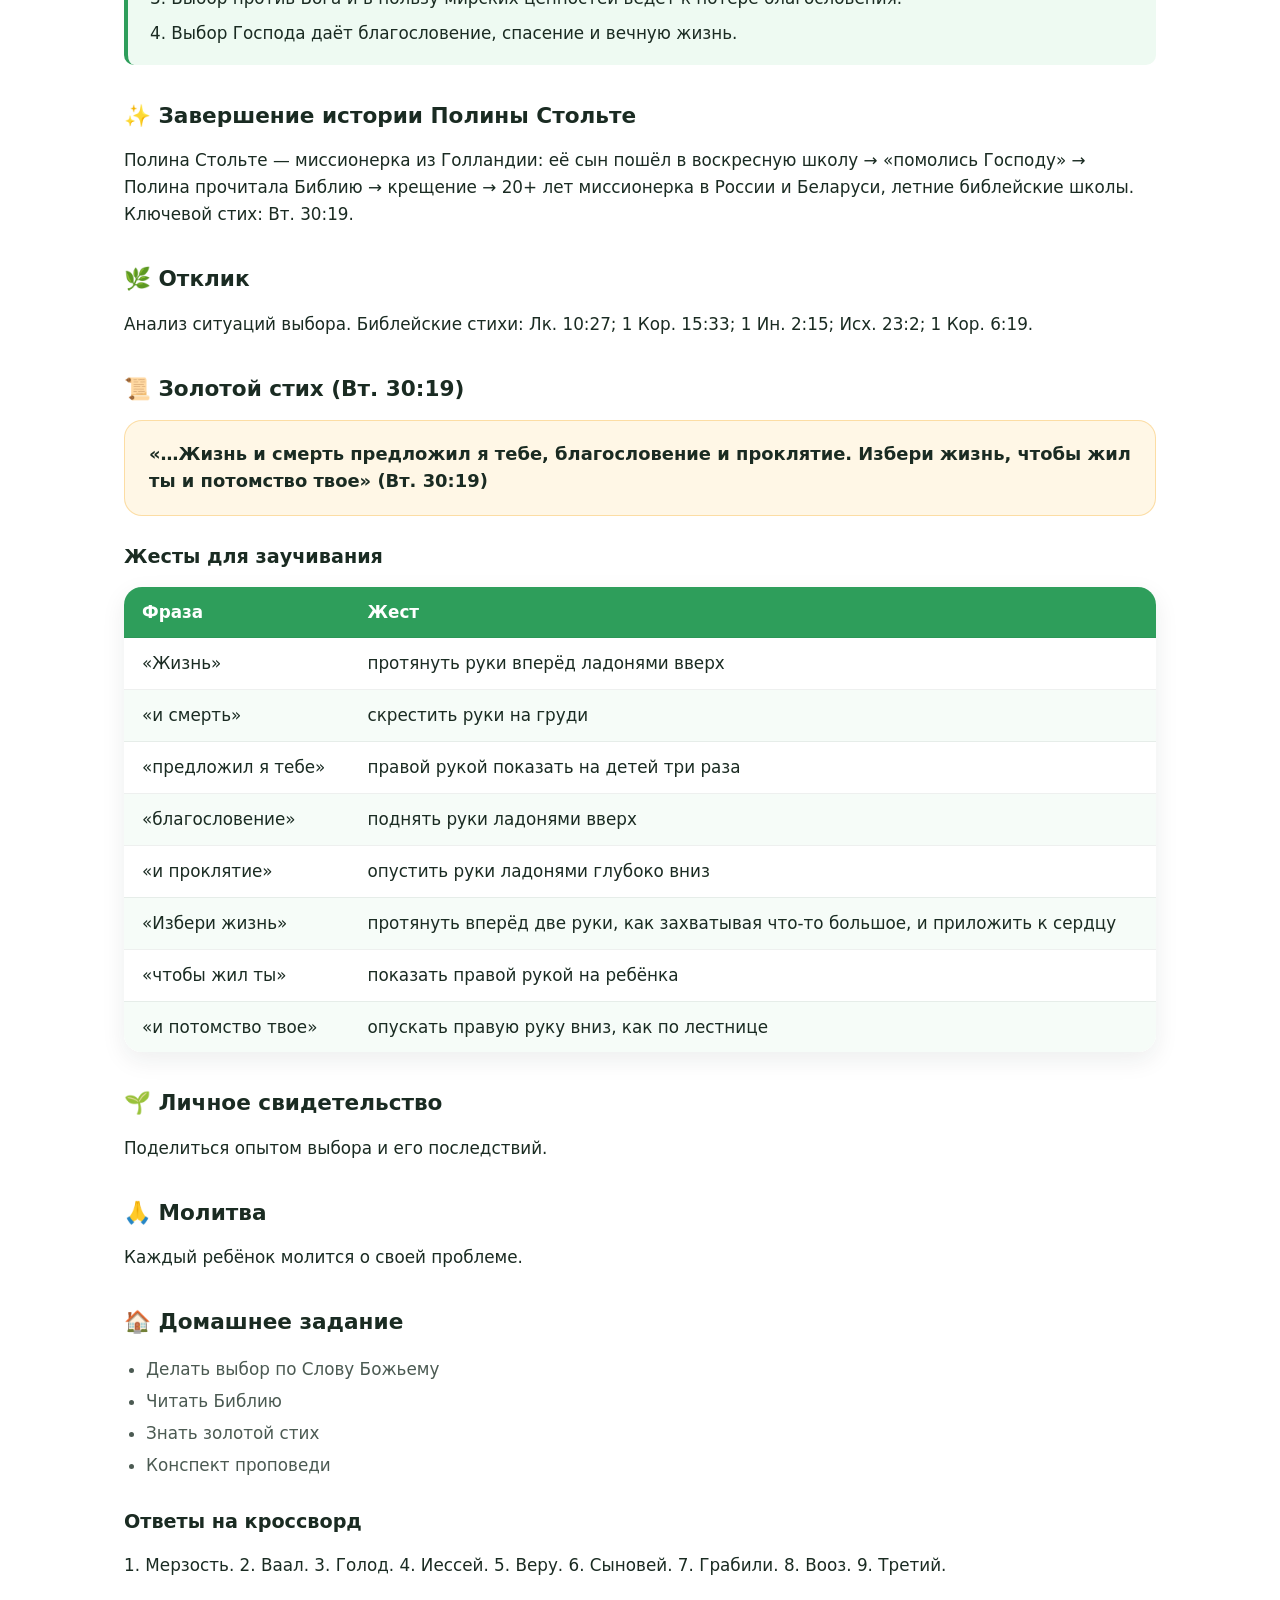
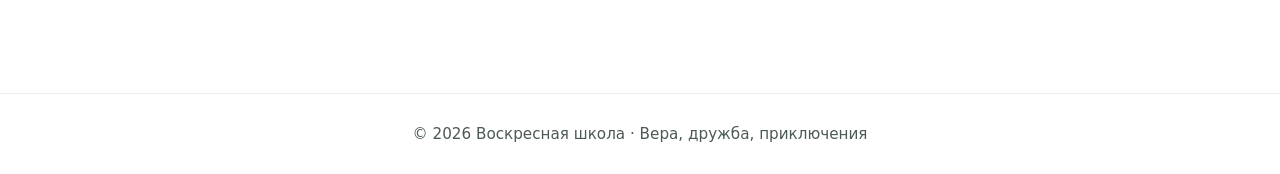
<file: lesson-3.html>
<!DOCTYPE html>
<html lang="ru">
<head>
  <meta charset="UTF-8" />
  <meta name="viewport" content="width=device-width, initial-scale=1.0" />
  <title>Урок 3. Твой выбор и твоя жизнь — Воскресная школа</title>
  <meta name="description" content="Урок 3 воскресной школы: свобода выбора. Бог дал нам свободу выбора, и сделанный нами выбор влияет на нашу жизнь." />
  <link rel="stylesheet" href="style.css" />
</head>
<body>
  <header class="site-header">
    <nav class="nav container">
      <a href="index.html" class="logo">Воскресная<span> школа</span></a>
      <div class="nav-links">
        <a href="index.html">Главная</a>
        <a href="index.html#events">События</a>
        <a href="index.html#lessons">Уроки</a>
        <a href="index.html#homework">Домашние задания</a>
        <a href="index.html#tests">Тесты</a>
        <a href="index.html#camp">Лагерь ЛОЗА</a>
        <a href="index.html#stars">⭐️ Звёздочки</a>
        <a href="index.html#contact">Контакты</a>
      </div>
    </nav>
  </header>

  <main class="lesson-page">
    <div class="container">
      <a href="index.html#lessons" class="back-link">← Назад к урокам</a>

      <header class="lesson-hero">
        <h1>Урок 3. Твой выбор и твоя жизнь</h1>
        <p class="lesson-topic">Общая тема: Человек · Тема: Свобода выбора</p>
      </header>

      <section class="passport">
        <div class="passport-item"><strong>Истина:</strong> Бог дал нам свободу выбора, и сделанный нами выбор влияет на нашу жизнь.</div>
        <div class="passport-item"><strong>Библейский текст:</strong> Книга Руфь.</div>
        <div class="passport-item golden"><strong>📜 Золотой стих:</strong> «…Жизнь и смерть предложил я тебе, благословение и проклятие. Избери жизнь, чтобы жил ты и потомство твое» (Вт. 30:19).</div>
      </section>

      <div class="lesson-block">
        <h2 class="block-title">🤝 Построение отношений</h2>
        <p>Плакат «Выбор… Выбор… Выбор…»; ситуации выбора на неделе.</p>
      </div>

      <div class="lesson-block">
        <h2 class="block-title">🙏🎵🔄 Молитва · Рассуждение · Песня · Повторение</h2>
        <p>Молитва, рассуждение над проповедью, песня, повторение прошлого урока.</p>
      </div>

      <div class="lesson-block">
        <h2 class="block-title">💡 Пробуждение интереса</h2>
        <p>История Полины из Голландии (начало): мечтала о многодетной семье → не могла иметь детей → забеременела → муж повёз на аборт → она сбежала. Дальнейшую историю услышим в конце урока.</p>
      </div>

      <div class="lesson-block">
        <h2 class="block-title">📖 Библейская истина (работа с Библией, беседа)</h2>

        <h3 class="part">I. Выбор Божьего народа во времена судей</h3>
        <p>Суд. 10:6 — служение Ваалам и Астартам → Суд. 2:14 «воспылал гнев Господень».</p>

        <h3 class="part">II. Выбор Елимелеха</h3>
        <p>Голод в Иудее, переезд в Моав (поклонялись Хамосу), запрет (Исх. 34:16). Результат: смерть Елимелеха, сыновей, потеря благословения.</p>

        <h3 class="part">III. Выбор Ноемини и Руфи</h3>
        <p>Руф. 1:16-17. Руфь выбрала Бога → Вооз → Овид → Иессей → Давид (Руф. 4:13-17; Мф. 1:5-6).</p>

        <h3 class="part">IV. Уроки истории для нас</h3>
        <ul>
          <li>Мирские ценности → потеря благословения</li>
          <li>Выбор против воли Божьей → горе</li>
          <li>Выбор Господа → благословение и спасение</li>
        </ul>

        <h3 class="part">V. Вывод</h3>
        <div class="conclusion">
          <p>1. Бог дал каждому человеку свободу выбора.</p>
          <p>2. Наш выбор всегда имеет последствия — добрые или горькие.</p>
          <p>3. Выбор против Бога и в пользу мирских ценностей ведёт к потере благословения.</p>
          <p>4. Выбор Господа даёт благословение, спасение и вечную жизнь.</p>
        </div>
      </div>

      <div class="lesson-block">
        <h2 class="block-title">✨ Завершение истории Полины Стольте</h2>
        <p>Полина Стольте — миссионерка из Голландии: её сын пошёл в воскресную школу → «помолись Господу» → Полина прочитала Библию → крещение → 20+ лет миссионерка в России и Беларуси, летние библейские школы. Ключевой стих: Вт. 30:19.</p>
      </div>

      <div class="lesson-block">
        <h2 class="block-title">🌿 Отклик</h2>
        <p>Анализ ситуаций выбора. Библейские стихи: Лк. 10:27; 1 Кор. 15:33; 1 Ин. 2:15; Исх. 23:2; 1 Кор. 6:19.</p>
      </div>

      <div class="lesson-block">
        <h2 class="block-title">📜 Золотой стих (Вт. 30:19)</h2>
        <div class="golden-verse">
          <p>«…Жизнь и смерть предложил я тебе, благословение и проклятие. Избери жизнь, чтобы жил ты и потомство твое» (Вт. 30:19)</p>
        </div>
        <h3 class="part">Жесты для заучивания</h3>
        <div class="table-wrap">
          <table class="lesson-table">
            <thead>
              <tr><th>Фраза</th><th>Жест</th></tr>
            </thead>
            <tbody>
              <tr><td>«Жизнь»</td><td>протянуть руки вперёд ладонями вверх</td></tr>
              <tr><td>«и смерть»</td><td>скрестить руки на груди</td></tr>
              <tr><td>«предложил я тебе»</td><td>правой рукой показать на детей три раза</td></tr>
              <tr><td>«благословение»</td><td>поднять руки ладонями вверх</td></tr>
              <tr><td>«и проклятие»</td><td>опустить руки ладонями глубоко вниз</td></tr>
              <tr><td>«Избери жизнь»</td><td>протянуть вперёд две руки, как захватывая что-то большое, и приложить к сердцу</td></tr>
              <tr><td>«чтобы жил ты»</td><td>показать правой рукой на ребёнка</td></tr>
              <tr><td>«и потомство твое»</td><td>опускать правую руку вниз, как по лестнице</td></tr>
            </tbody>
          </table>
        </div>
      </div>

      <div class="lesson-block">
        <h2 class="block-title">🌱 Личное свидетельство</h2>
        <p>Поделиться опытом выбора и его последствий.</p>
      </div>

      <div class="lesson-block">
        <h2 class="block-title">🙏 Молитва</h2>
        <p>Каждый ребёнок молится о своей проблеме.</p>
      </div>

      <div class="lesson-block">
        <h2 class="block-title">🏠 Домашнее задание</h2>
        <ul>
          <li>Делать выбор по Слову Божьему</li>
          <li>Читать Библию</li>
          <li>Знать золотой стих</li>
          <li>Конспект проповеди</li>
        </ul>
        <h3 class="part">Ответы на кроссворд</h3>
        <p>1. Мерзость. 2. Ваал. 3. Голод. 4. Иессей. 5. Веру. 6. Сыновей. 7. Грабили. 8. Вооз. 9. Третий.</p>
      </div>
    </div>
  </main>

  <footer class="site-footer">
    <div class="container">
      <p>© 2026 Воскресная школа · Вера, дружба, приключения</p>
    </div>
  </footer>
</body>
</html>
</file>
<file: style.css>
:root {
  --bg: #ffffff;
  --bg-alt: #f2fbf5;
  --text: #1a2b22;
  --text-muted: #4b5a52;
  --accent: #2e9e5b;
  --accent-2: #f59e0b;
  --gradient: linear-gradient(120deg, #2e9e5b 0%, #4cc06f 50%, #f59e0b 100%);
  --radius: 18px;
  --shadow: 0 8px 24px rgba(26, 43, 34, 0.08);
  --shadow-hover: 0 16px 36px rgba(46, 158, 91, 0.22);
  --max-w: 1080px;
}

* {
  margin: 0;
  padding: 0;
  box-sizing: border-box;
}

html {
  scroll-behavior: smooth;
}

body {
  font-family: "system-ui", -apple-system, "Segoe UI", Roboto, "Helvetica Neue", Arial, sans-serif;
  color: var(--text);
  background: var(--bg);
  font-size: 1.05rem;
  line-height: 1.6;
  -webkit-font-smoothing: antialiased;
}

.container {
  width: 100%;
  max-width: var(--max-w);
  margin: 0 auto;
  padding: 0 24px;
}

/* --- header --- */
.site-header {
  position: sticky;
  top: 0;
  z-index: 50;
  background: rgba(255, 255, 255, 0.88);
  backdrop-filter: blur(12px);
  border-bottom: 1px solid rgba(26, 43, 34, 0.08);
}

.nav {
  display: flex;
  align-items: center;
  justify-content: space-between;
  min-height: 66px;
  gap: 16px;
}

.logo {
  font-size: 1.3rem;
  font-weight: 800;
  color: var(--text);
  text-decoration: none;
  letter-spacing: -0.02em;
  white-space: nowrap;
}

.logo span {
  color: var(--accent);
}

.nav-links {
  display: flex;
  flex-wrap: wrap;
  gap: 8px 18px;
}

.nav-links a {
  color: var(--text-muted);
  text-decoration: none;
  font-weight: 600;
  font-size: 0.98rem;
  transition: color 0.2s;
}

.nav-links a:hover {
  color: var(--accent);
}

/* --- hero --- */
.hero {
  padding: 100px 0 80px;
  background: radial-gradient(1000px 500px at 80% -10%, rgba(46, 158, 91, 0.14), transparent 60%),
              radial-gradient(800px 400px at 10% 0%, rgba(245, 158, 11, 0.12), transparent 55%),
              var(--bg);
}

.hero-inner {
  max-width: 780px;
}

.hero-kicker {
  font-size: 1.05rem;
  font-weight: 700;
  color: var(--accent);
  margin-bottom: 10px;
}

.hero h1 {
  font-size: clamp(2.6rem, 7vw, 4.4rem);
  line-height: 1.04;
  letter-spacing: -0.03em;
  margin-bottom: 18px;
}

.accent {
  background: var(--gradient);
  -webkit-background-clip: text;
  background-clip: text;
  color: transparent;
}

.subtitle {
  font-size: 1.45rem;
  font-weight: 600;
  color: var(--text-muted);
  margin-bottom: 34px;
}

.hero-actions {
  display: flex;
  gap: 14px;
  flex-wrap: wrap;
}

/* --- buttons --- */
.btn {
  display: inline-block;
  padding: 14px 28px;
  border-radius: 999px;
  font-weight: 700;
  font-size: 1.02rem;
  text-decoration: none;
  transition: transform 0.15s ease, box-shadow 0.2s ease, background 0.2s;
}

.btn-primary {
  background: var(--gradient);
  color: #fff;
  box-shadow: 0 8px 22px rgba(46, 158, 91, 0.34);
}

.btn-primary:hover {
  transform: translateY(-2px);
  box-shadow: 0 14px 30px rgba(46, 158, 91, 0.42);
}

.btn-ghost {
  color: var(--text);
  border: 1px solid rgba(26, 43, 34, 0.16);
  background: transparent;
}

.btn-ghost:hover {
  border-color: var(--accent);
  color: var(--accent);
  transform: translateY(-2px);
}

/* --- sections --- */
.section {
  padding: 76px 0;
}

.section-alt {
  background: var(--bg-alt);
}

.section-title {
  font-size: clamp(1.9rem, 4vw, 2.6rem);
  letter-spacing: -0.02em;
  margin-bottom: 22px;
}

.mini-title {
  font-size: 1.2rem;
  margin: 34px 0 18px;
  color: var(--text);
}

/* --- cards --- */
.cards {
  display: grid;
  grid-template-columns: repeat(auto-fit, minmax(240px, 1fr));
  gap: 22px;
}

.card {
  background: var(--bg);
  border: 1px solid rgba(26, 43, 34, 0.06);
  border-radius: var(--radius);
  padding: 30px 26px;
  box-shadow: var(--shadow);
  transition: transform 0.2s ease, box-shadow 0.2s ease;
}

.card:hover {
  transform: translateY(-6px);
  box-shadow: var(--shadow-hover);
}

.card-icon {
  font-size: 2.4rem;
  margin-bottom: 14px;
}

.card h3 {
  font-size: 1.22rem;
  margin-bottom: 10px;
}

.card p {
  color: var(--text-muted);
  font-size: 1rem;
}

/* --- activities --- */
.activities {
  display: flex;
  flex-wrap: wrap;
  gap: 12px;
}

.activity {
  display: inline-flex;
  align-items: center;
  gap: 10px;
  background: var(--bg);
  border: 1px solid rgba(26, 43, 34, 0.1);
  border-radius: 999px;
  padding: 10px 20px;
  font-weight: 600;
  font-size: 1rem;
  transition: border-color 0.2s, transform 0.2s;
}

.activity:hover {
  border-color: var(--accent);
  transform: translateY(-2px);
}

.activity span {
  font-size: 1.3rem;
}

/* --- table --- */
.table-wrap {
  overflow-x: auto;
  border-radius: var(--radius);
  box-shadow: var(--shadow);
}

.schedule {
  width: 100%;
  border-collapse: collapse;
  background: var(--bg);
}

.schedule th,
.schedule td {
  text-align: left;
  padding: 14px 20px;
  border-bottom: 1px solid rgba(26, 43, 34, 0.07);
}

.schedule thead th {
  background: var(--accent);
  color: #fff;
  font-weight: 700;
}

.schedule tbody tr:last-child td {
  border-bottom: none;
}

.schedule tbody tr:hover {
  background: #f6fcf8;
}

/* --- placeholders --- */
.placeholder {
  background: var(--bg);
  border: 2px dashed rgba(46, 158, 91, 0.35);
  border-radius: var(--radius);
  padding: 34px 28px;
  text-align: center;
  font-size: 1.18rem;
  font-weight: 600;
  color: var(--text);
}

.placeholder-note {
  text-align: center;
  color: var(--text-muted);
  margin-top: 14px;
  font-size: 0.98rem;
}

.camp-desc {
  text-align: center;
  font-size: 1.2rem;
  font-weight: 600;
  color: var(--text-muted);
  margin-bottom: 26px;
}

/* --- contact --- */
.contact-inner {
  text-align: center;
}

.contact-text {
  color: var(--text-muted);
  margin-bottom: 26px;
}

.contact-links {
  display: flex;
  flex-direction: column;
  align-items: center;
  gap: 12px;
}

.contact-item {
  font-size: 1.08rem;
  color: var(--text);
  background: var(--bg);
  border: 1px solid rgba(26, 43, 34, 0.1);
  border-radius: var(--radius);
  padding: 14px 26px;
  width: 100%;
  max-width: 420px;
}

.contact-item strong {
  color: var(--accent);
}

/* --- footer --- */
.site-footer {
  padding: 28px 0;
  border-top: 1px solid rgba(26, 43, 34, 0.08);
  text-align: center;
  color: var(--text-muted);
  font-size: 0.95rem;
}

/* --- слово учителя --- */
.teacher-quote {
  background: var(--bg);
  border: 1px solid rgba(26, 43, 34, 0.08);
  border-radius: var(--radius);
  padding: 36px 32px;
  box-shadow: var(--shadow);
  max-width: 820px;
  margin: 0 auto;
}

.teacher-quote .card-icon {
  text-align: center;
  margin-bottom: 18px;
}

.quote-verse {
  font-size: 1.28rem;
  font-weight: 700;
  line-height: 1.45;
  margin-bottom: 18px;
}

.quote-ref {
  color: var(--accent);
  white-space: nowrap;
}

.teacher-quote p {
  color: var(--text-muted);
  margin-bottom: 14px;
}

.teacher-quote p:last-child {
  margin-bottom: 0;
}

.teacher-quote .quote-sign {
  text-align: right;
  font-weight: 600;
  font-style: italic;
  color: var(--text);
}

/* --- карточки уроков --- */
.lesson-card {
  display: flex;
  flex-direction: column;
}

.lesson-verse {
  font-size: 0.95rem;
  color: var(--accent);
  font-weight: 600;
  margin: 12px 0 20px;
}

.lesson-card .btn {
  align-self: flex-start;
}

/* --- страницы уроков --- */
.lesson-page {
  padding: 48px 0 80px;
}

.back-link {
  display: inline-block;
  margin-bottom: 24px;
  color: var(--accent);
  font-weight: 700;
  text-decoration: none;
  font-size: 1rem;
}

.back-link:hover {
  text-decoration: underline;
}

.lesson-hero h1 {
  font-size: clamp(1.9rem, 5vw, 3rem);
  letter-spacing: -0.02em;
  margin-bottom: 10px;
}

.lesson-topic {
  color: var(--text-muted);
  font-size: 1.1rem;
  margin-bottom: 28px;
}

.passport {
  background: var(--bg-alt);
  border-radius: var(--radius);
  padding: 26px 28px;
  margin-bottom: 34px;
  display: grid;
  gap: 12px;
  box-shadow: var(--shadow);
}

.passport-item {
  font-size: 1.02rem;
  color: var(--text);
}

.passport-item strong {
  color: var(--accent);
}

.passport-item.golden {
  background: #fff7e6;
  border-left: 4px solid var(--accent-2);
  padding: 14px 18px;
  border-radius: 10px;
}

.lesson-block {
  margin-bottom: 34px;
}

.block-title {
  font-size: 1.35rem;
  margin-bottom: 14px;
}

.part {
  font-size: 1.2rem;
  margin: 26px 0 14px;
  color: var(--text);
}

.lesson-table {
  width: 100%;
  border-collapse: collapse;
  background: var(--bg);
}

.lesson-table th,
.lesson-table td {
  text-align: left;
  padding: 12px 18px;
  border-bottom: 1px solid rgba(26, 43, 34, 0.07);
  vertical-align: top;
}

.lesson-table thead th {
  background: var(--accent);
  color: #fff;
  font-weight: 700;
}

.lesson-table tbody tr:last-child td {
  border-bottom: none;
}

.lesson-table tbody tr:nth-child(even) {
  background: #f6fcf8;
}

.lesson-block ol,
.lesson-block ul {
  padding-left: 22px;
  color: var(--text-muted);
  line-height: 1.9;
}

.conclusion {
  background: #eefaf2;
  border-left: 4px solid var(--accent);
  border-radius: 10px;
  padding: 18px 22px;
}

.conclusion p {
  margin-bottom: 8px;
  font-weight: 500;
}

.conclusion p:last-child {
  margin-bottom: 0;
}

.golden-verse {
  background: #fff7e6;
  border: 1px solid rgba(245, 158, 11, 0.3);
  border-radius: var(--radius);
  padding: 20px 24px;
  margin-bottom: 14px;
}

.golden-verse p {
  font-size: 1.12rem;
  font-weight: 600;
  margin-bottom: 10px;
  line-height: 1.5;
}

.golden-verse p:last-child {
  margin-bottom: 0;
}

/* --- звёздочки (доска почёта) --- */
.section-subtitle {
  text-align: center;
  color: var(--text-muted);
  font-size: 1.1rem;
  margin: -10px 0 28px;
}

.leaderboard-container {
  display: grid;
  grid-template-columns: repeat(auto-fit, minmax(320px, 1fr));
  gap: 24px;
  margin-bottom: 24px;
}

.leaderboard-card {
  background: var(--bg);
  border: 1px solid rgba(26, 43, 34, 0.07);
  border-radius: var(--radius);
  padding: 26px 24px;
  box-shadow: var(--shadow);
}

.leaderboard-card h3 {
  text-align: center;
  margin-bottom: 18px;
  font-size: 1.15rem;
}

.top-list,
.stars-list {
  display: flex;
  flex-direction: column;
  gap: 10px;
}

.rank,
.star-row {
  padding: 10px 14px;
  border-radius: 12px;
  background: #f6fcf8;
  font-size: 1rem;
}

.rank.gold,
.star-row.gold {
  background: #fff7e0;
  border: 1px solid #f0c94a;
}

.rank.silver,
.star-row.silver {
  background: #f3f6fa;
  border: 1px solid #c0c8d4;
}

.rank.bronze,
.star-row.bronze {
  background: #fdf0e3;
  border: 1px solid #e0a878;
}

.breakdown {
  color: var(--text-muted);
  font-size: 0.88rem;
  white-space: nowrap;
}

.legend-card {
  background: #eefaf2;
  border: 1px solid rgba(46, 158, 91, 0.2);
  border-radius: var(--radius);
  padding: 18px 22px;
  box-shadow: var(--shadow);
}

.legend-card h4 {
  margin-bottom: 8px;
  color: var(--accent);
}

.legend-card p {
  color: var(--text-muted);
  font-size: 0.98rem;
}

/* --- responsive --- */
@media (max-width: 760px) {
  .nav {
    flex-direction: column;
    align-items: center;
    padding: 14px 0;
    gap: 12px;
  }
  .nav-links {
    justify-content: center;
    gap: 8px 14px;
  }
  .nav-links a {
    font-size: 0.92rem;
  }
  .hero {
    padding: 64px 0 56px;
  }
  .section {
    padding: 54px 0;
  }
}
</file>
